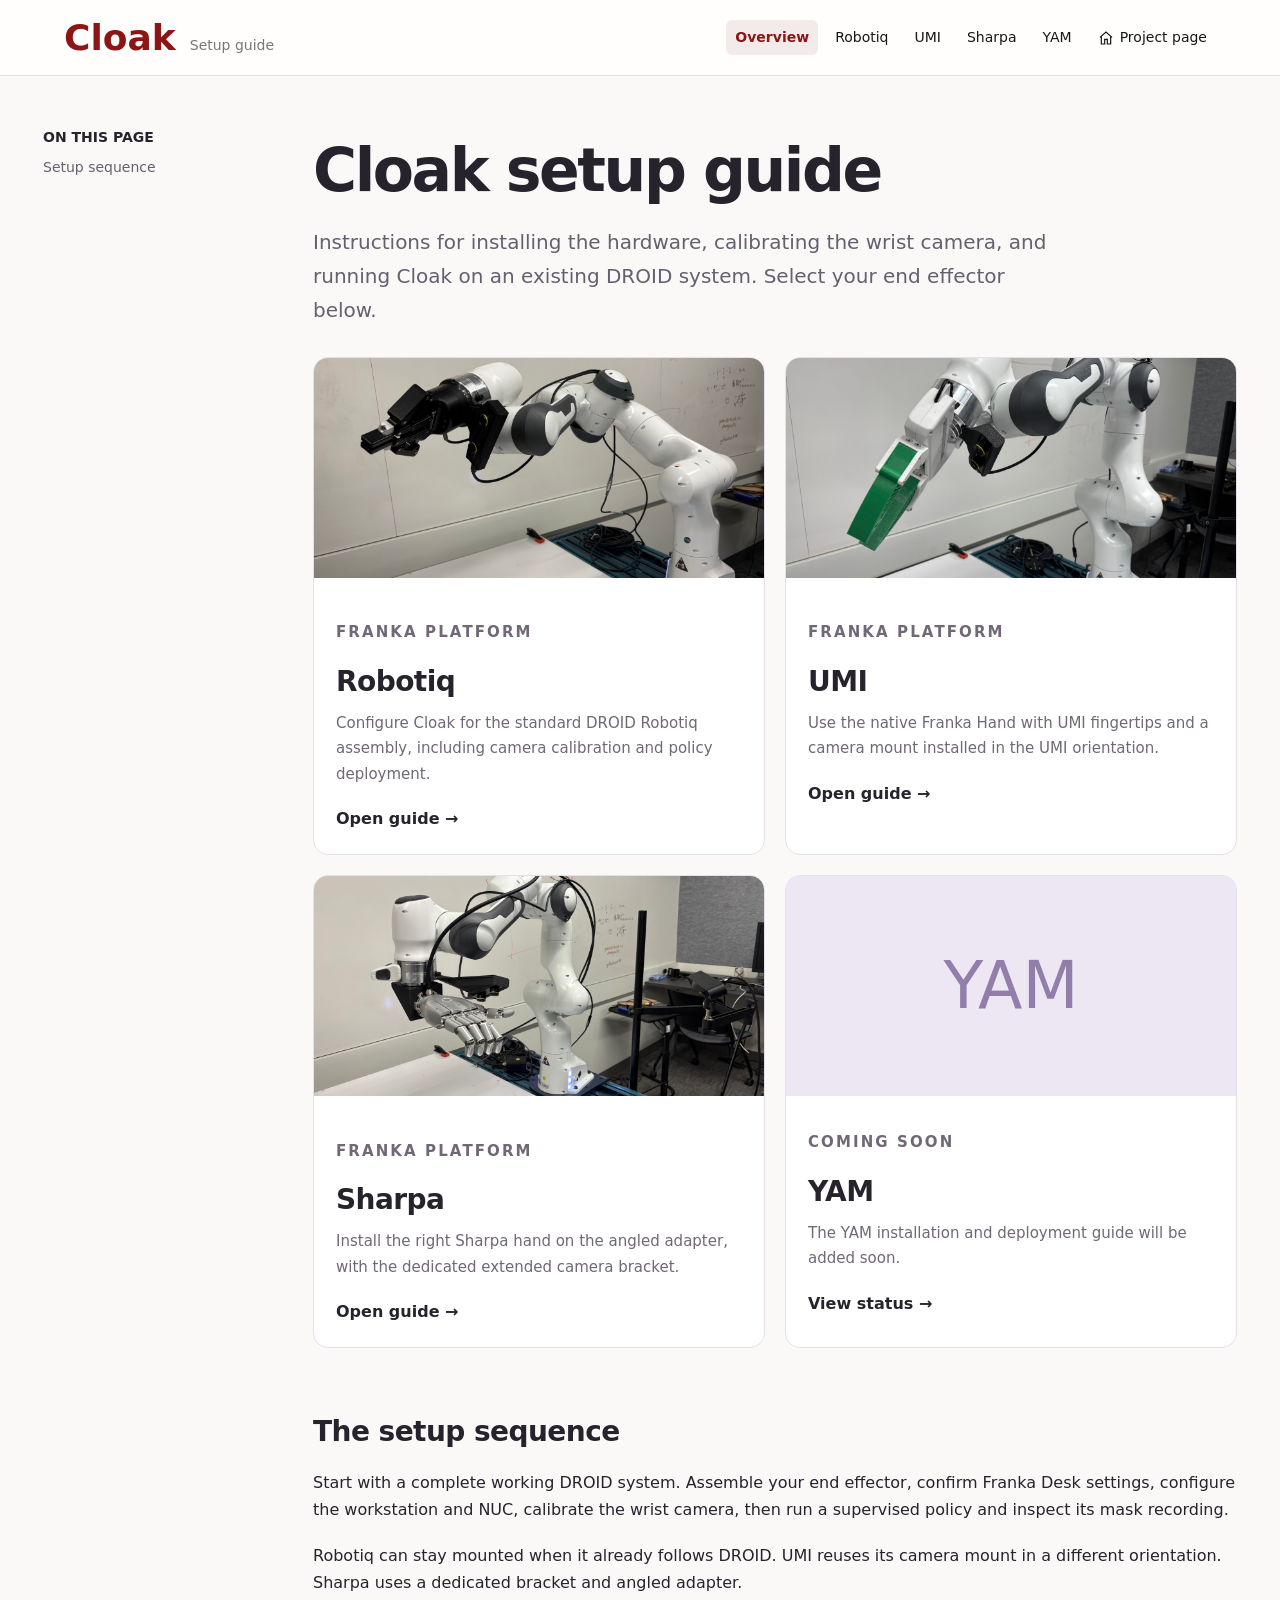
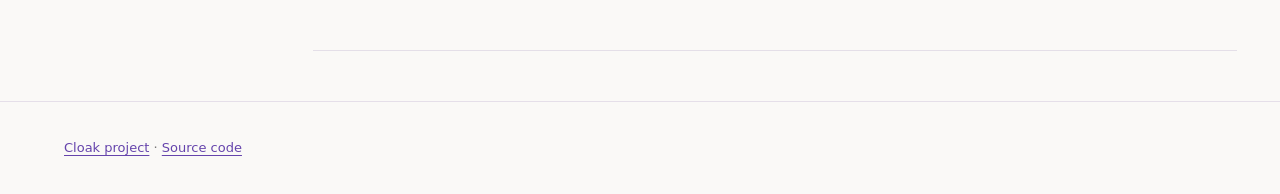
<file: docs/setup/index.html>
<!doctype html><html lang="en"><head><meta charset="utf-8"><meta name="viewport" content="width=device-width,initial-scale=1"><title>Set up Cloak | Cloak setup</title><meta name="description" content="Set up Cloak: assembly, configuration, silhouette calibration, policy deployment and mask recording."><link rel="stylesheet" href="guide.css"><script src="guide.js" defer></script></head><body><header><a class="brand" href="../index.html"><span class="cloak-name" aria-label="Cloak"><span aria-hidden="true">C</span><span aria-hidden="true">l</span><span aria-hidden="true">o</span><span aria-hidden="true">a</span><span aria-hidden="true">k</span></span><small>Setup guide</small></a><nav aria-label="Embodiments"><a href="index.html" aria-current="page">Overview</a><a href="robotiq.html">Robotiq</a><a href="umi.html">UMI</a><a href="sharpa.html">Sharpa</a><a href="yam.html">YAM</a><a class="home-link" href="../index.html"><svg viewBox="0 0 24 24" fill="none" stroke="currentColor" stroke-width="1.8" aria-hidden="true"><path d="M3 11 12 3l9 8M5 10v11h5v-7h4v7h5V10"/></svg>Project page</a></nav></header><div class="layout"><aside class="toc"><strong>ON THIS PAGE</strong><a href="#workflow">Setup sequence</a></aside><main><h1>Cloak setup guide</h1><p class="lead">Instructions for installing the hardware, calibrating the wrist camera, and running Cloak on an existing DROID system. Select your end effector below.</p><div class="cards"><a class="card" href="robotiq.html"><img src="images/view7570.jpg" alt="Robotiq setup on Franka"><div><p class="eyebrow">Franka platform</p><h2>Robotiq</h2><p>Configure Cloak for the standard DROID Robotiq assembly, including camera calibration and policy deployment.</p><strong>Open guide →</strong></div></a><a class="card" href="umi.html"><img src="images/view7575.jpg" alt="UMI setup on Franka"><div><p class="eyebrow">Franka platform</p><h2>UMI</h2><p>Use the native Franka Hand with UMI fingertips and a camera mount installed in the UMI orientation.</p><strong>Open guide →</strong></div></a><a class="card" href="sharpa.html"><img src="images/view7586.jpg" alt="Sharpa setup on Franka"><div><p class="eyebrow">Franka platform</p><h2>Sharpa</h2><p>Install the right Sharpa hand on the angled adapter, with the dedicated extended camera bracket.</p><strong>Open guide →</strong></div></a><a class="card" href="yam.html"><div class="soon">YAM</div><div><p class="eyebrow">Coming soon</p><h2>YAM</h2><p>The YAM installation and deployment guide will be added soon.</p><strong>View status →</strong></div></a></div><section id="workflow"><h2>The setup sequence</h2><p>Start with a complete working DROID system. Assemble your end effector, confirm Franka Desk settings, configure the workstation and NUC, calibrate the wrist camera, then run a supervised policy and inspect its mask recording.</p><p>Robotiq can stay mounted when it already follows DROID. UMI reuses its camera mount in a different orientation. Sharpa uses a dedicated bracket and angled adapter.</p></section></main></div><footer><a href="../index.html">Cloak project</a> · <a href="https://github.com/Stanford-TML/cloak">Source code</a></footer></body></html>
</file>
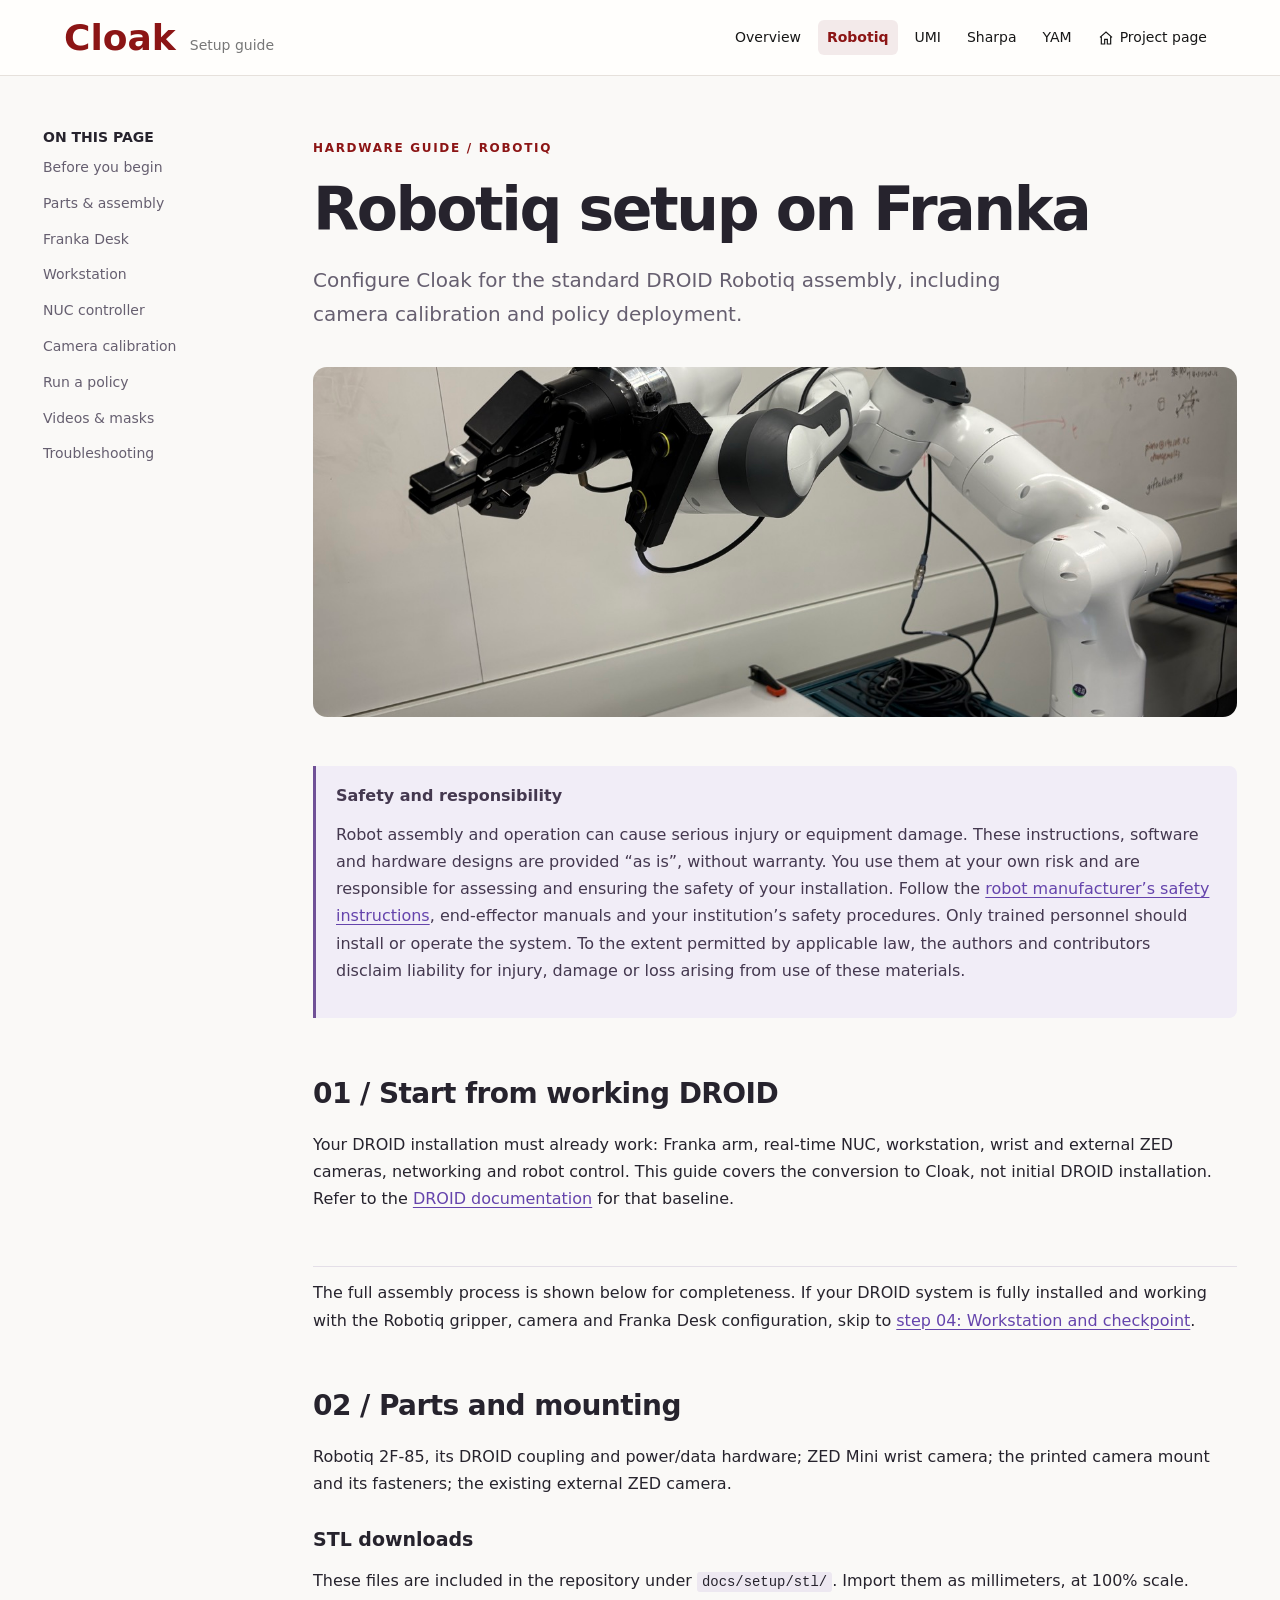
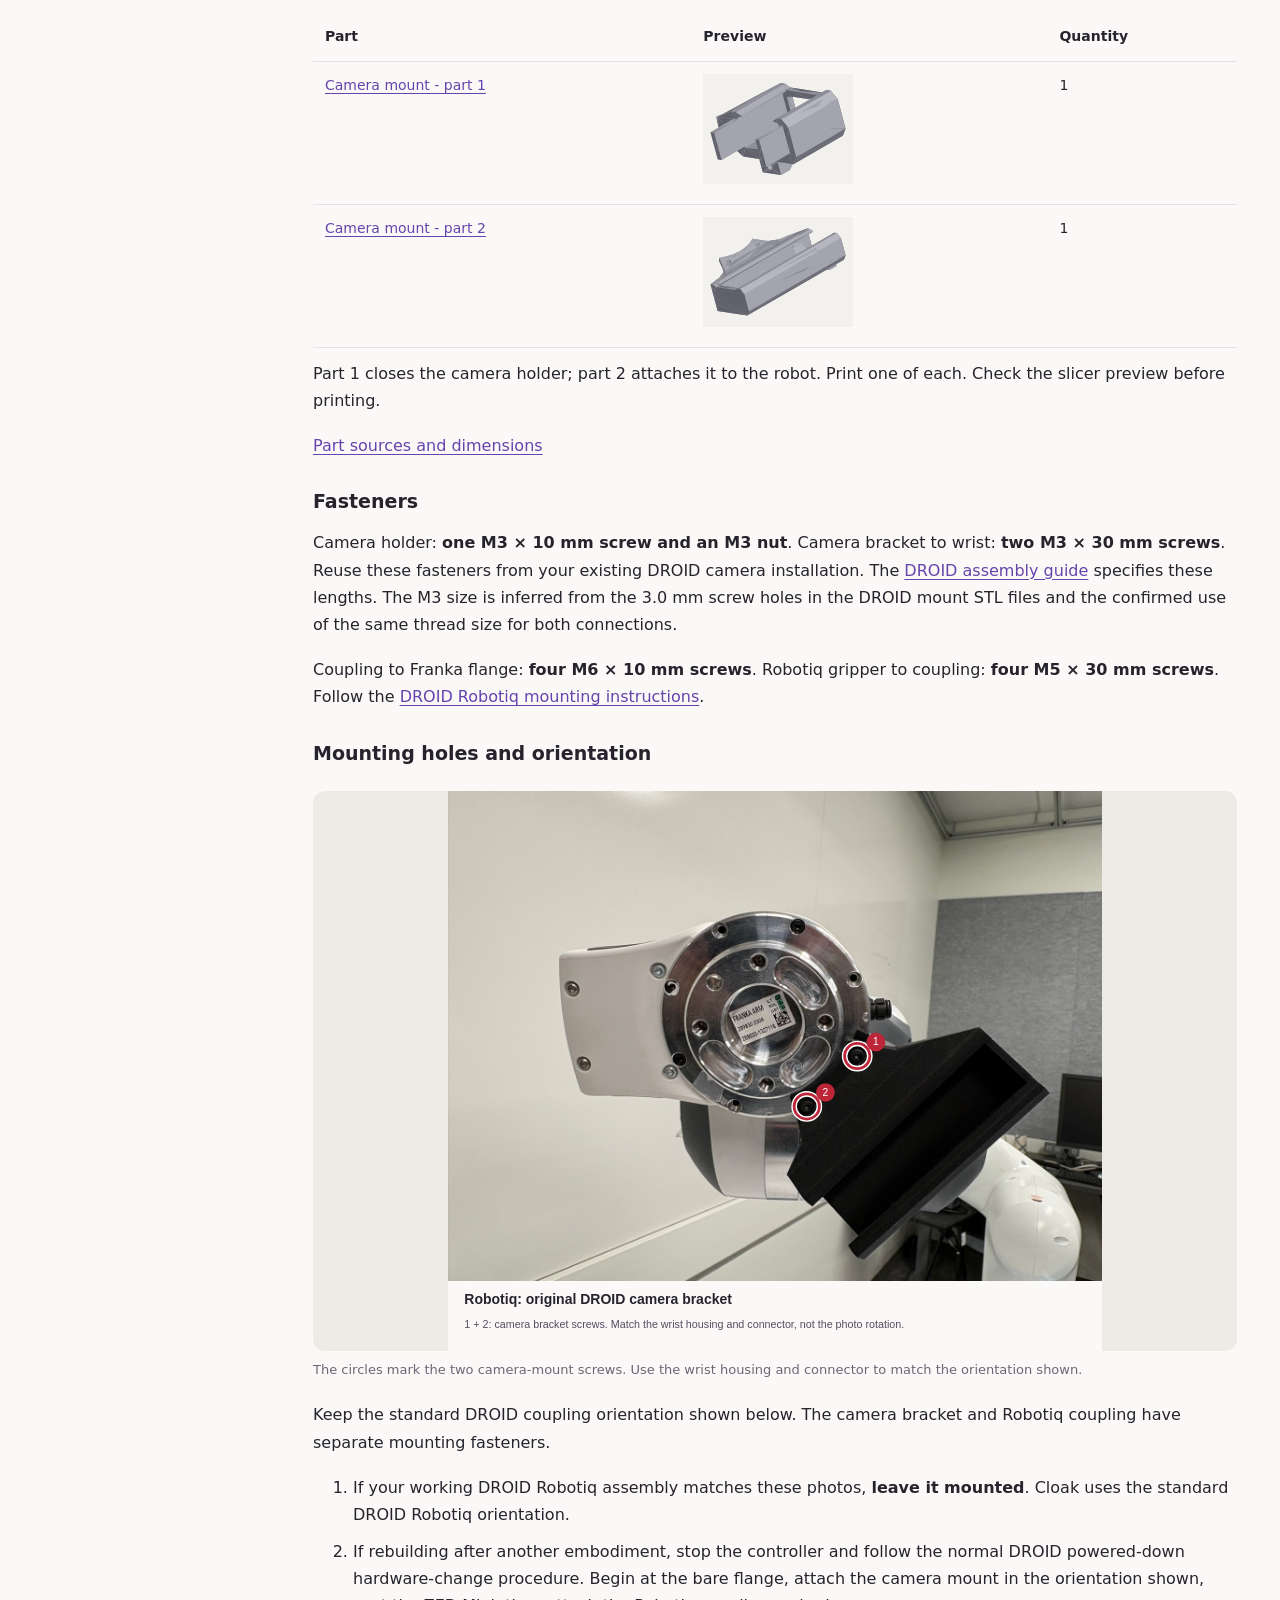
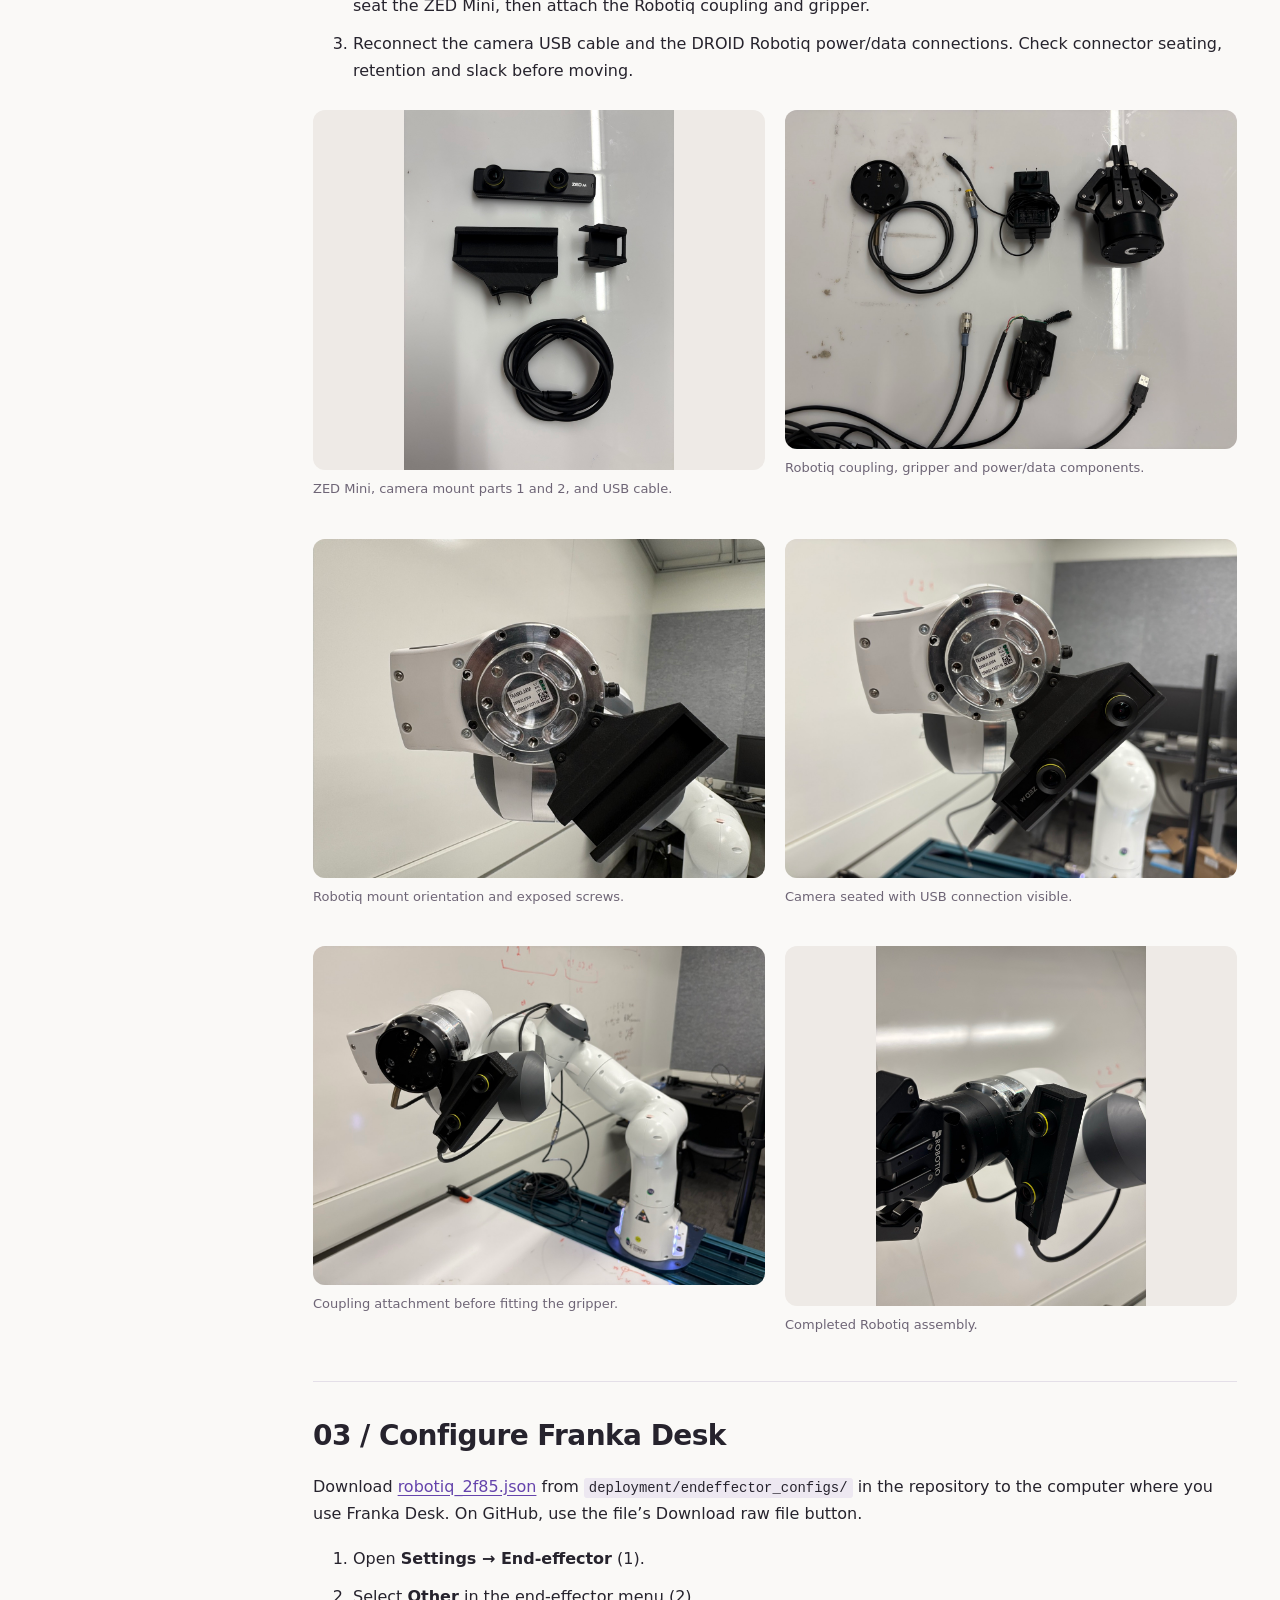
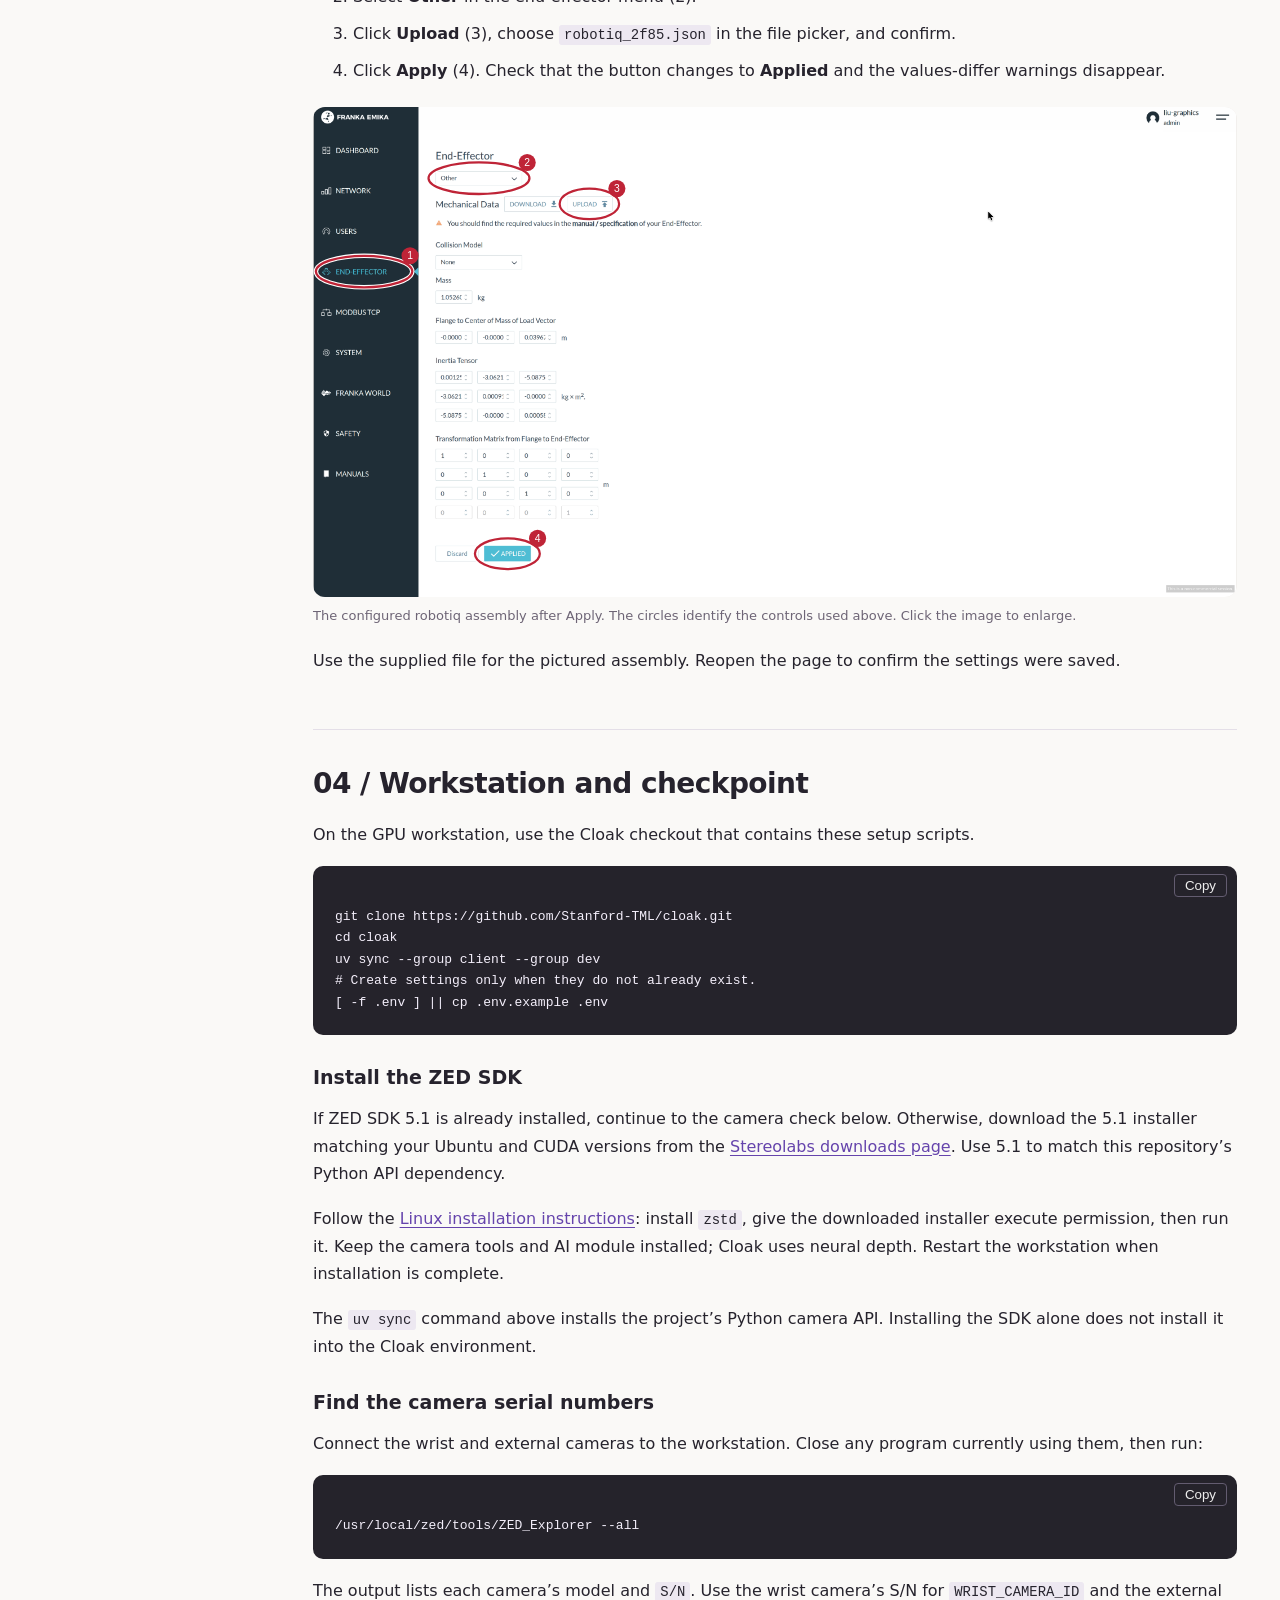
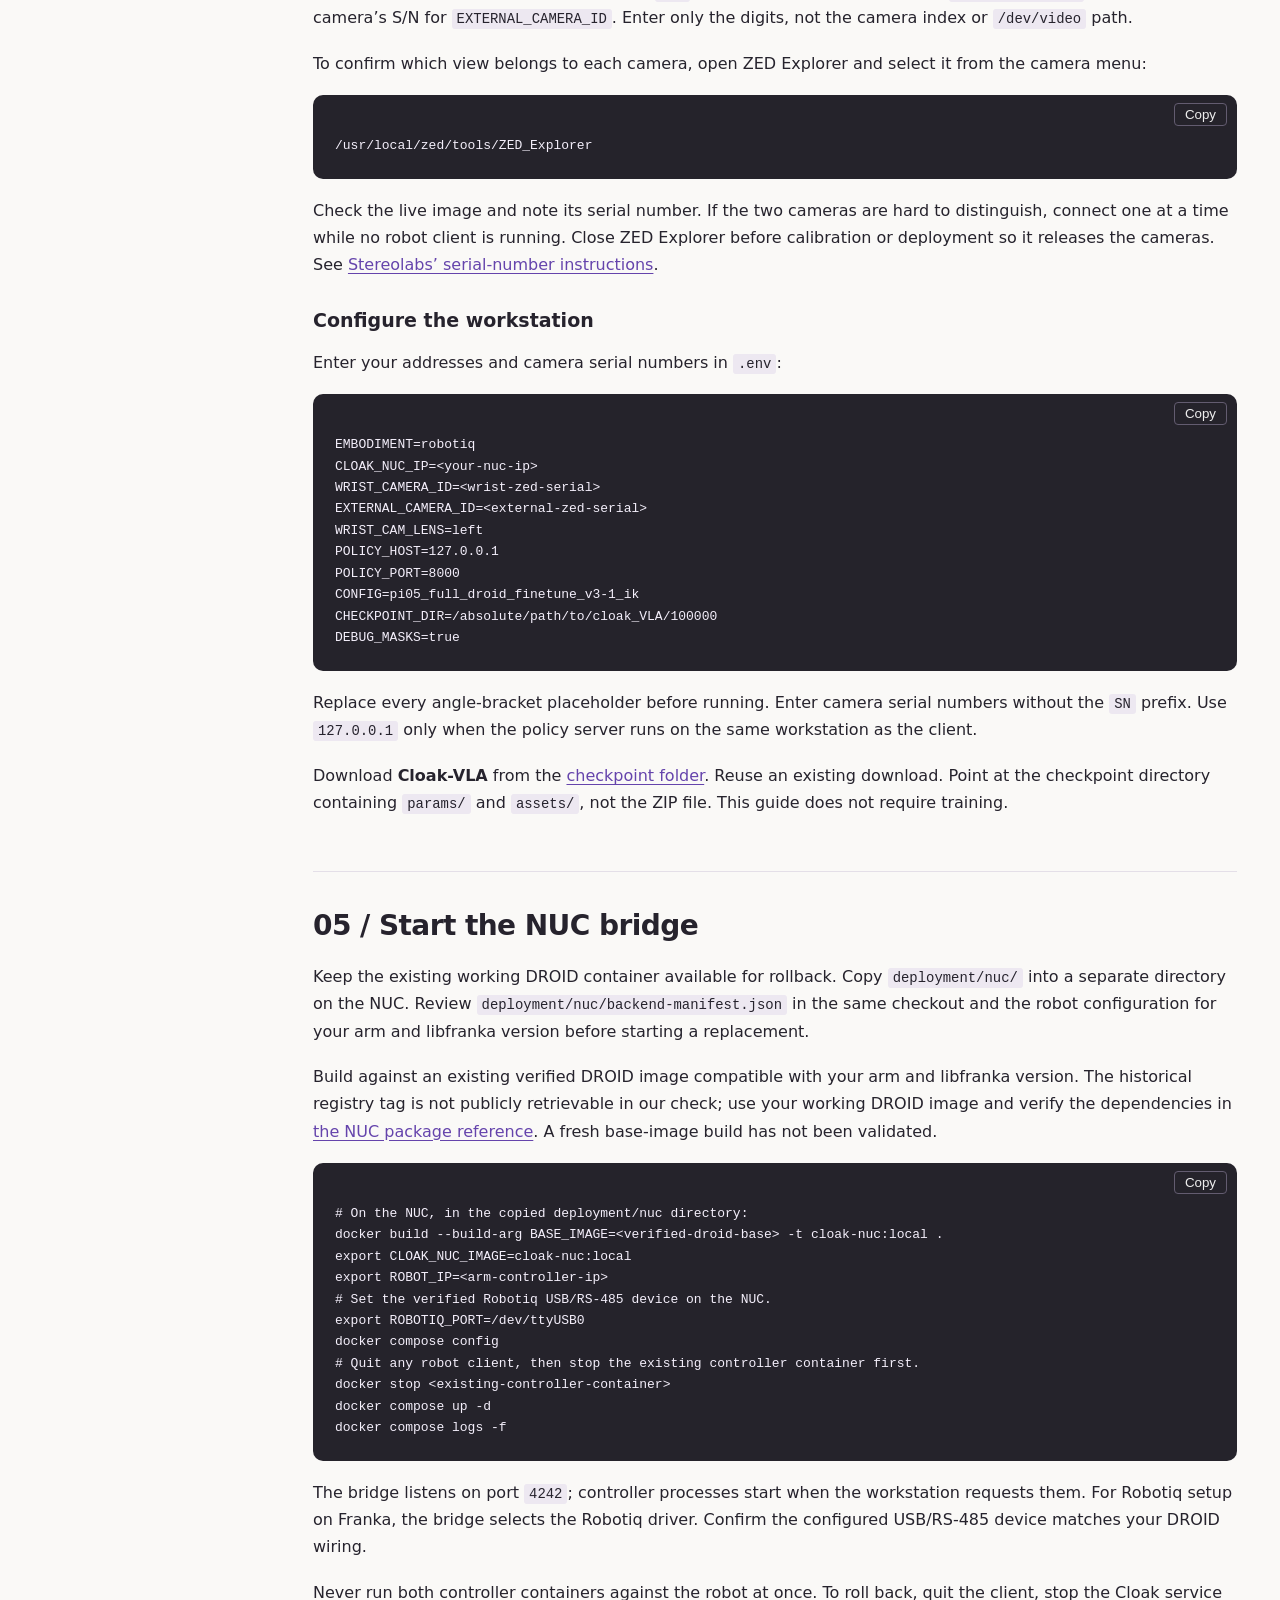
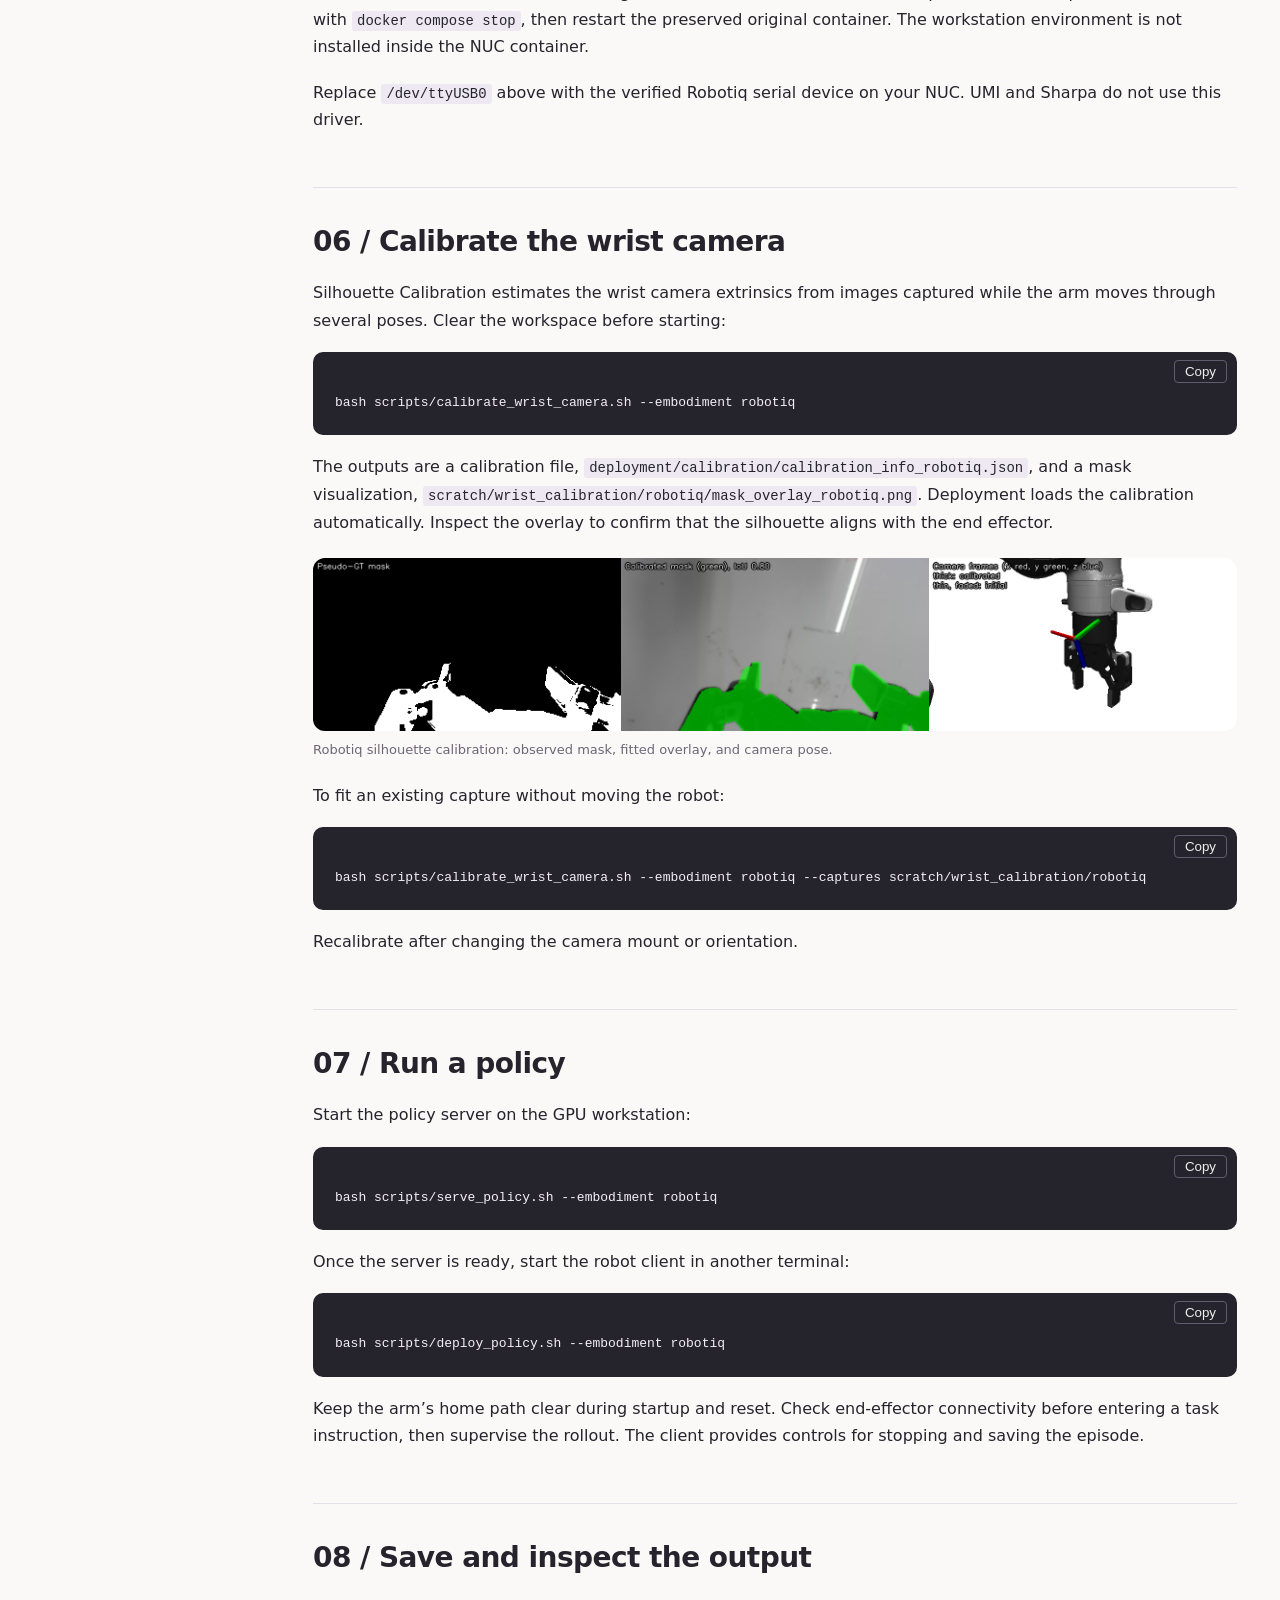
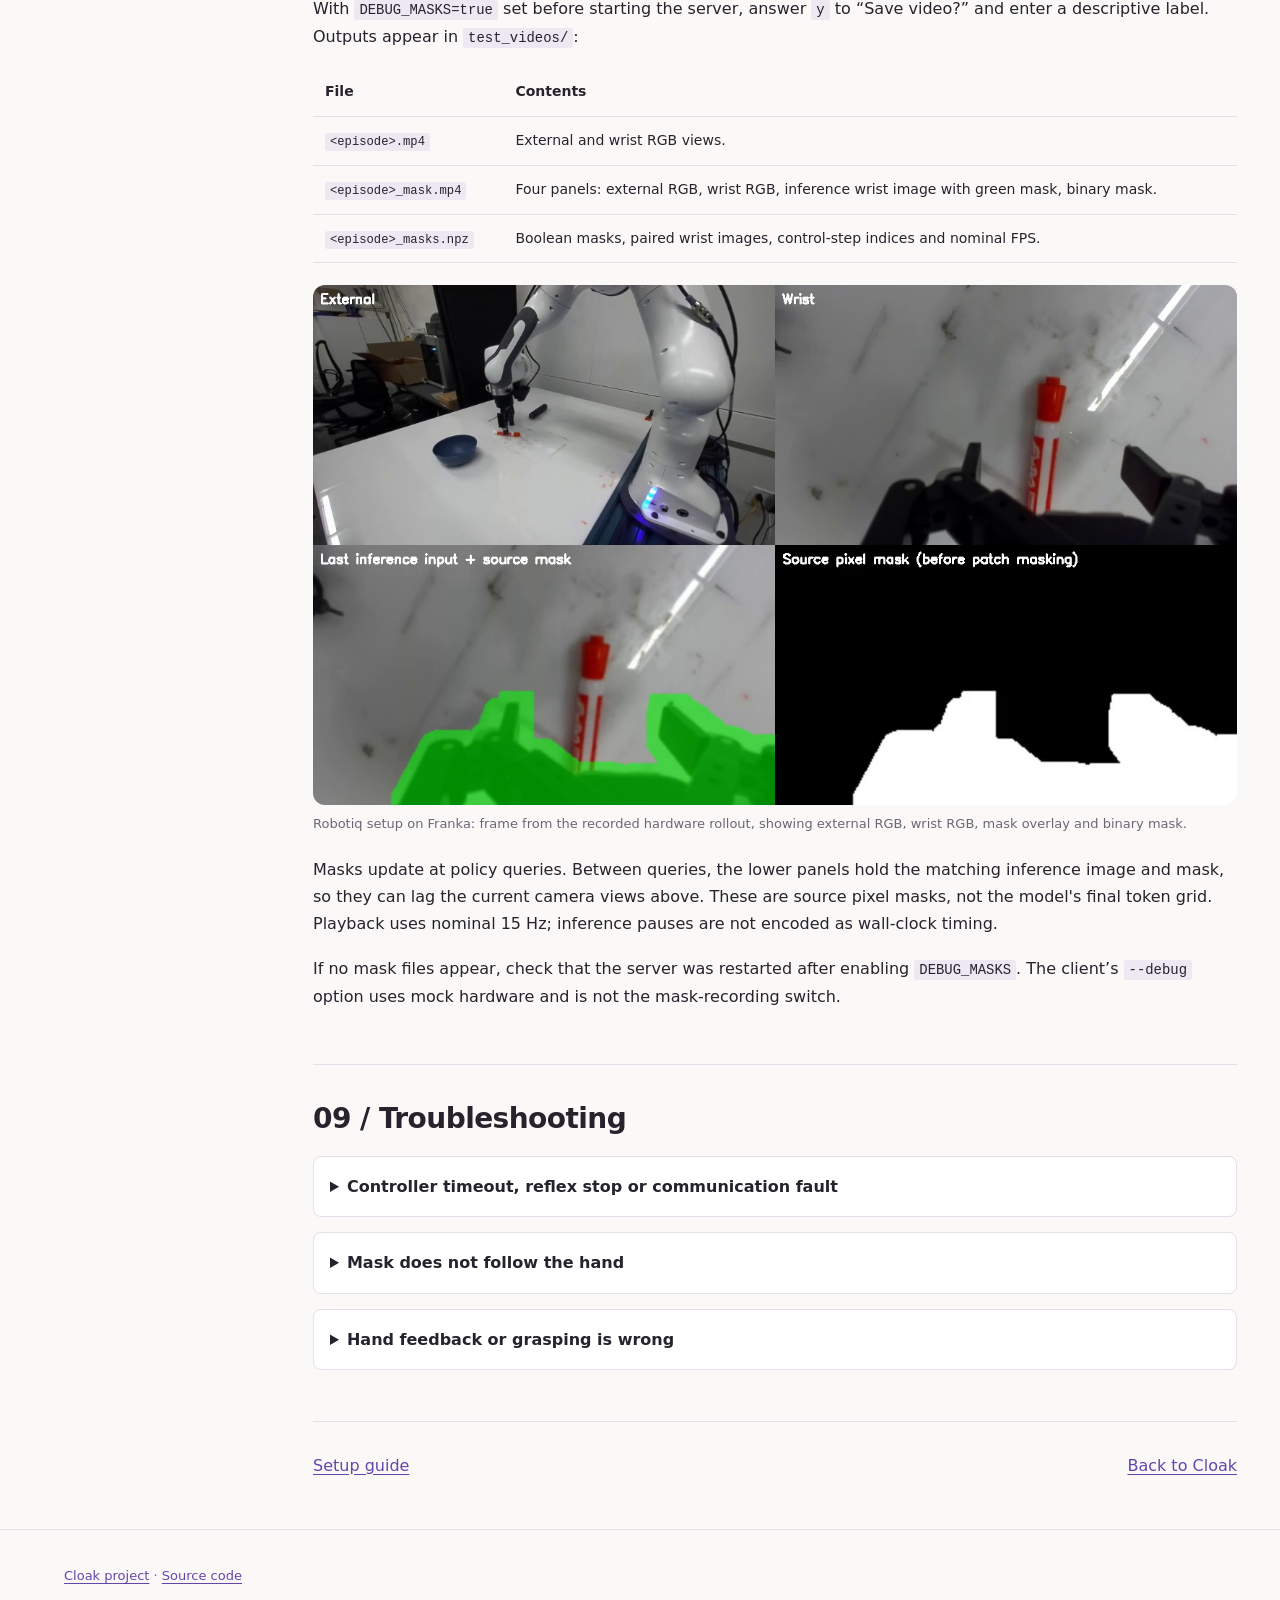
<file: docs/setup/robotiq.html>
<!doctype html><html lang="en"><head><meta charset="utf-8"><meta name="viewport" content="width=device-width,initial-scale=1"><title>Robotiq setup on Franka | Cloak setup</title><meta name="description" content="Robotiq setup on Franka: assembly, configuration, silhouette calibration, policy deployment and mask recording."><link rel="stylesheet" href="guide.css"><script src="guide.js" defer></script></head><body><header><a class="brand" href="../index.html"><span class="cloak-name" aria-label="Cloak"><span aria-hidden="true">C</span><span aria-hidden="true">l</span><span aria-hidden="true">o</span><span aria-hidden="true">a</span><span aria-hidden="true">k</span></span><small>Setup guide</small></a><nav aria-label="Embodiments"><a href="index.html">Overview</a><a href="robotiq.html" aria-current="page">Robotiq</a><a href="umi.html">UMI</a><a href="sharpa.html">Sharpa</a><a href="yam.html">YAM</a><a class="home-link" href="../index.html"><svg viewBox="0 0 24 24" fill="none" stroke="currentColor" stroke-width="1.8" aria-hidden="true"><path d="M3 11 12 3l9 8M5 10v11h5v-7h4v7h5V10"/></svg>Project page</a></nav></header><div class="layout"><aside class="toc"><strong>ON THIS PAGE</strong><a href="#before">Before you begin</a><a href="#parts">Parts & assembly</a><a href="#desk">Franka Desk</a><a href="#software">Workstation</a><a href="#nuc">NUC controller</a><a href="#calibrate">Camera calibration</a><a href="#run">Run a policy</a><a href="#record">Videos & masks</a><a href="#troubleshoot">Troubleshooting</a></aside><main><p class="eyebrow">Hardware guide / robotiq</p><h1>Robotiq setup on Franka</h1><p class="lead">Configure Cloak for the standard DROID Robotiq assembly, including camera calibration and policy deployment.</p><img class="hero-img" src="images/view7570.jpg" alt="Completed Robotiq setup on Franka assembly"><aside class="note"><strong>Safety and responsibility</strong><p>Robot assembly and operation can cause serious injury or equipment damage. These instructions, software and hardware designs are provided “as is”, without warranty. You use them at your own risk and are responsible for assessing and ensuring the safety of your installation. Follow the <a href="https://franka.de/documents">robot manufacturer’s safety instructions</a>, end-effector manuals and your institution’s safety procedures. Only trained personnel should install or operate the system. To the extent permitted by applicable law, the authors and contributors disclaim liability for injury, damage or loss arising from use of these materials.</p></aside><section id="before"><h2>01 / Start from working DROID</h2><p>Your DROID installation must already work: Franka arm, real-time NUC, workstation, wrist and external ZED cameras, networking and robot control. This guide covers the conversion to Cloak, not initial DROID installation. Refer to the <a href="https://droid-dataset.github.io/droid/">DROID documentation</a> for that baseline.</p></section><p>The full assembly process is shown below for completeness. If your DROID system is fully installed and working with the Robotiq gripper, camera and Franka Desk configuration, skip to <a href="#software">step 04: Workstation and checkpoint</a>.</p><section id="parts"><h2>02 / Parts and mounting</h2><p>Robotiq 2F-85, its DROID coupling and power/data hardware; ZED Mini wrist camera; the printed camera mount and its fasteners; the existing external ZED camera.</p><h3>STL downloads</h3><p>These files are included in the repository under <code>docs/setup/stl/</code>. Import them as millimeters, at 100% scale.</p><table><tr><th>Part</th><th>Preview</th><th>Quantity</th></tr><tr><td><a download href="stl/droid_camera_closing_part.stl">Camera mount - part 1</a></td><td><img width="150" height="110" src="images/droid_camera_closing_part.svg" alt="Mesh preview of Camera mount - part 1"></td><td>1</td></tr><tr><td><a download href="stl/droid_camera_mount.stl">Camera mount - part 2</a></td><td><img width="150" height="110" src="images/droid_camera_mount.svg" alt="Mesh preview of Camera mount - part 2"></td><td>1</td></tr></table><p>Part 1 closes the camera holder; part 2 attaches it to the robot. Print one of each. Check the slicer preview before printing.</p><p><a href="stl/README.md">Part sources and dimensions</a></p><h3>Fasteners</h3><p>Camera holder: <strong>one M3 × 10 mm screw and an M3 nut</strong>. Camera bracket to wrist: <strong>two M3 × 30 mm screws</strong>. Reuse these fasteners from your existing DROID camera installation. The <a href="https://droid-dataset.github.io/droid/hardware-setup/assembly.html#mounting-hand-camera-on-robot">DROID assembly guide</a> specifies these lengths. The M3 size is inferred from the 3.0 mm screw holes in the DROID mount STL files and the confirmed use of the same thread size for both connections.</p><p>Coupling to Franka flange: <strong>four M6 × 10 mm screws</strong>. Robotiq gripper to coupling: <strong>four M5 × 30 mm screws</strong>. Follow the <a href="https://droid-dataset.github.io/droid/hardware-setup/assembly.html#mount-procedure">DROID Robotiq mounting instructions</a>.</p><h3>Mounting holes and orientation</h3><figure><a href="images/robotiq-holes.svg"><img src="images/robotiq-holes.svg" alt="robotiq camera bracket mounting screws marked 1 and 2"></a><figcaption>The circles mark the two camera-mount screws. Use the wrist housing and connector to match the orientation shown.</figcaption></figure><p>Keep the standard DROID coupling orientation shown below. The camera bracket and Robotiq coupling have separate mounting fasteners.</p><ol class="step-list"><li>If your working DROID Robotiq assembly matches these photos, <strong>leave it mounted</strong>. Cloak uses the standard DROID Robotiq orientation.</li><li>If rebuilding after another embodiment, stop the controller and follow the normal DROID powered-down hardware-change procedure. Begin at the bare flange, attach the camera mount in the orientation shown, seat the ZED Mini, then attach the Robotiq coupling and gripper.</li><li>Reconnect the camera USB cable and the DROID Robotiq power/data connections. Check connector seating, retention and slack before moving.</li></ol><div class="gallery"><figure><a href="images/view7556.jpg" target="_blank"><img loading="lazy" src="images/view7556.jpg" alt="ZED Mini, camera mount parts 1 and 2, and USB cable."></a><figcaption>ZED Mini, camera mount parts 1 and 2, and USB cable.</figcaption></figure><figure><a href="images/view7557.jpg" target="_blank"><img loading="lazy" src="images/view7557.jpg" alt="Robotiq coupling, gripper and power/data components."></a><figcaption>Robotiq coupling, gripper and power/data components.</figcaption></figure><figure><a href="images/view7565.jpg" target="_blank"><img loading="lazy" src="images/view7565.jpg" alt="Robotiq mount orientation and exposed screws."></a><figcaption>Robotiq mount orientation and exposed screws.</figcaption></figure><figure><a href="images/view7566.jpg" target="_blank"><img loading="lazy" src="images/view7566.jpg" alt="Camera seated with USB connection visible."></a><figcaption>Camera seated with USB connection visible.</figcaption></figure><figure><a href="images/view7568.jpg" target="_blank"><img loading="lazy" src="images/view7568.jpg" alt="Coupling attachment before fitting the gripper."></a><figcaption>Coupling attachment before fitting the gripper.</figcaption></figure><figure><a href="images/view7569.jpg" target="_blank"><img loading="lazy" src="images/view7569.jpg" alt="Completed Robotiq assembly."></a><figcaption>Completed Robotiq assembly.</figcaption></figure></div></section><section id="desk"><h2>03 / Configure Franka Desk</h2><p>Download <a href="https://github.com/Stanford-TML/cloak/blob/main/deployment/endeffector_configs/robotiq_2f85.json">robotiq_2f85.json</a> from <code>deployment/endeffector_configs/</code> in the repository to the computer where you use Franka Desk. On GitHub, use the file’s Download raw file button.</p><ol class="step-list"><li>Open <strong>Settings → End-effector</strong> (1).</li><li>Select <strong>Other</strong> in the end-effector menu (2).</li><li>Click <strong>Upload</strong> (3), choose <code>robotiq_2f85.json</code> in the file picker, and confirm.</li><li>Click <strong>Apply</strong> (4). Check that the button changes to <strong>Applied</strong> and the values-differ warnings disappear.</li></ol><figure><a href="images/robotiq-desk.svg"><img src="images/robotiq-desk.svg" alt="Franka Desk: End-effector, Other, Upload and Apply circled"></a><figcaption>The configured robotiq assembly after Apply. The circles identify the controls used above. Click the image to enlarge.</figcaption></figure><p>Use the supplied file for the pictured assembly. Reopen the page to confirm the settings were saved.</p></section><section id="software"><h2>04 / Workstation and checkpoint</h2><p>On the GPU workstation, use the Cloak checkout that contains these setup scripts.</p><div class="code"><button class="copy" aria-label="Copy command">Copy</button><pre><code>git clone https://github.com/Stanford-TML/cloak.git
cd cloak
uv sync --group client --group dev
# Create settings only when they do not already exist.
[ -f .env ] || cp .env.example .env</code></pre></div><p></p><h3>Install the ZED SDK</h3><p>If ZED SDK 5.1 is already installed, continue to the camera check below. Otherwise, download the 5.1 installer matching your Ubuntu and CUDA versions from the <a href="https://www.stereolabs.com/developers/release">Stereolabs downloads page</a>. Use 5.1 to match this repository’s Python API dependency.</p><p>Follow the <a href="https://docs.stereolabs.com/docs/development/zed-sdk/linux">Linux installation instructions</a>: install <code>zstd</code>, give the downloaded installer execute permission, then run it. Keep the camera tools and AI module installed; Cloak uses neural depth. Restart the workstation when installation is complete.</p><p>The <code>uv sync</code> command above installs the project’s Python camera API. Installing the SDK alone does not install it into the Cloak environment.</p><h3>Find the camera serial numbers</h3><p>Connect the wrist and external cameras to the workstation. Close any program currently using them, then run:</p><div class="code"><button class="copy" aria-label="Copy command">Copy</button><pre><code>/usr/local/zed/tools/ZED_Explorer --all</code></pre></div><p>The output lists each camera’s model and <code>S/N</code>. Use the wrist camera’s S/N for <code>WRIST_CAMERA_ID</code> and the external camera’s S/N for <code>EXTERNAL_CAMERA_ID</code>. Enter only the digits, not the camera index or <code>/dev/video</code> path.</p><p>To confirm which view belongs to each camera, open ZED Explorer and select it from the camera menu:</p><div class="code"><button class="copy" aria-label="Copy command">Copy</button><pre><code>/usr/local/zed/tools/ZED_Explorer</code></pre></div><p>Check the live image and note its serial number. If the two cameras are hard to distinguish, connect one at a time while no robot client is running. Close ZED Explorer before calibration or deployment so it releases the cameras. See <a href="https://support.stereolabs.com/articles/8431598864-how-can-i-get-the-serial-number-of-my-camera">Stereolabs’ serial-number instructions</a>.</p><h3>Configure the workstation</h3><p>Enter your addresses and camera serial numbers in <code>.env</code>:</p><div class="code"><button class="copy" aria-label="Copy command">Copy</button><pre><code>EMBODIMENT=robotiq
CLOAK_NUC_IP=&lt;your-nuc-ip&gt;
WRIST_CAMERA_ID=&lt;wrist-zed-serial&gt;
EXTERNAL_CAMERA_ID=&lt;external-zed-serial&gt;
WRIST_CAM_LENS=left
POLICY_HOST=127.0.0.1
POLICY_PORT=8000
CONFIG=pi05_full_droid_finetune_v3-1_ik
CHECKPOINT_DIR=/absolute/path/to/cloak_VLA/100000
DEBUG_MASKS=true</code></pre></div><p>Replace every angle-bracket placeholder before running. Enter camera serial numbers without the <code>SN</code> prefix. Use <code>127.0.0.1</code> only when the policy server runs on the same workstation as the client.</p><p>Download <strong>Cloak-VLA</strong> from the <a href="https://drive.google.com/drive/folders/1DWXAGzNjsc-iyNWnbEMEgyhw4JkP-a7f?usp=drive_link">checkpoint folder</a>. Reuse an existing download. Point at the checkpoint directory containing <code>params/</code> and <code>assets/</code>, not the ZIP file. This guide does not require training.</p></section><section id="nuc"><h2>05 / Start the NUC bridge</h2><p>Keep the existing working DROID container available for rollback. Copy <code>deployment/nuc/</code> into a separate directory on the NUC. Review <code>deployment/nuc/backend-manifest.json</code> in the same checkout and the robot configuration for your arm and libfranka version before starting a replacement.</p><p>Build against an existing verified DROID image compatible with your arm and libfranka version. The historical registry tag is not publicly retrievable in our check; use your working DROID image and verify the dependencies in <a href="https://github.com/Stanford-TML/cloak/blob/main/deployment/nuc/README.md">the NUC package reference</a>. A fresh base-image build has not been validated.</p><div class="code"><button class="copy" aria-label="Copy command">Copy</button><pre><code># On the NUC, in the copied deployment/nuc directory:
docker build --build-arg BASE_IMAGE=&lt;verified-droid-base&gt; -t cloak-nuc:local .
export CLOAK_NUC_IMAGE=cloak-nuc:local
export ROBOT_IP=&lt;arm-controller-ip&gt;
# Set the verified Robotiq USB/RS-485 device on the NUC.
export ROBOTIQ_PORT=/dev/ttyUSB0
docker compose config
# Quit any robot client, then stop the existing controller container first.
docker stop &lt;existing-controller-container&gt;
docker compose up -d
docker compose logs -f</code></pre></div><p>The bridge listens on port <code>4242</code>; controller processes start when the workstation requests them. For Robotiq setup on Franka, the bridge selects the Robotiq driver. Confirm the configured USB/RS-485 device matches your DROID wiring.</p><p>Never run both controller containers against the robot at once. To roll back, quit the client, stop the Cloak service with <code>docker compose stop</code>, then restart the preserved original container. The workstation environment is not installed inside the NUC container.</p><p>Replace <code>/dev/ttyUSB0</code> above with the verified Robotiq serial device on your NUC. UMI and Sharpa do not use this driver.</p></section><section id="calibrate"><h2>06 / Calibrate the wrist camera</h2><p>Silhouette Calibration estimates the wrist camera extrinsics from images captured while the arm moves through several poses. Clear the workspace before starting:</p><div class="code"><button class="copy" aria-label="Copy command">Copy</button><pre><code>bash scripts/calibrate_wrist_camera.sh --embodiment robotiq</code></pre></div><p>The outputs are a calibration file, <code>deployment/calibration/calibration_info_robotiq.json</code>, and a mask visualization, <code>scratch/wrist_calibration/robotiq/mask_overlay_robotiq.png</code>. Deployment loads the calibration automatically. Inspect the overlay to confirm that the silhouette aligns with the end effector.</p><figure><a href="images/robotiq-calibration.png" target="_blank"><img loading="lazy" src="images/robotiq-calibration.png" alt="Robotiq silhouette calibration: observed mask, fitted overlay, and camera pose."></a><figcaption>Robotiq silhouette calibration: observed mask, fitted overlay, and camera pose.</figcaption></figure><p>To fit an existing capture without moving the robot:</p><div class="code"><button class="copy" aria-label="Copy command">Copy</button><pre><code>bash scripts/calibrate_wrist_camera.sh --embodiment robotiq --captures scratch/wrist_calibration/robotiq</code></pre></div><p>Recalibrate after changing the camera mount or orientation.</p></section><section id="run"><h2>07 / Run a policy</h2><p>Start the policy server on the GPU workstation:</p><div class="code"><button class="copy" aria-label="Copy command">Copy</button><pre><code>bash scripts/serve_policy.sh --embodiment robotiq</code></pre></div><p>Once the server is ready, start the robot client in another terminal:</p><div class="code"><button class="copy" aria-label="Copy command">Copy</button><pre><code>bash scripts/deploy_policy.sh --embodiment robotiq</code></pre></div><p>Keep the arm’s home path clear during startup and reset. Check end-effector connectivity before entering a task instruction, then supervise the rollout. The client provides controls for stopping and saving the episode.</p></section><section id="record"><h2>08 / Save and inspect the output</h2><p>With <code>DEBUG_MASKS=true</code> set before starting the server, answer <code>y</code> to “Save video?” and enter a descriptive label. Outputs appear in <code>test_videos/</code>:</p><table><thead><tr><th>File</th><th>Contents</th></tr></thead><tbody><tr><td><code>&lt;episode&gt;.mp4</code></td><td>External and wrist RGB views.</td></tr><tr><td><code>&lt;episode&gt;_mask.mp4</code></td><td>Four panels: external RGB, wrist RGB, inference wrist image with green mask, binary mask.</td></tr><tr><td><code>&lt;episode&gt;_masks.npz</code></td><td>Boolean masks, paired wrist images, control-step indices and nominal FPS.</td></tr></tbody></table><figure><a href="images/robotiq-mask-rollout.jpg" target="_blank"><img loading="lazy" src="images/robotiq-mask-rollout.jpg" alt="Robotiq setup on Franka: frame from the recorded hardware rollout, showing external RGB, wrist RGB, mask overlay and binary mask."></a><figcaption>Robotiq setup on Franka: frame from the recorded hardware rollout, showing external RGB, wrist RGB, mask overlay and binary mask.</figcaption></figure><p>Masks update at policy queries. Between queries, the lower panels hold the matching inference image and mask, so they can lag the current camera views above. These are source pixel masks, not the model's final token grid. Playback uses nominal 15 Hz; inference pauses are not encoded as wall-clock timing.</p><p>If no mask files appear, check that the server was restarted after enabling <code>DEBUG_MASKS</code>. The client’s <code>--debug</code> option uses mock hardware and is not the mask-recording switch.</p></section><section id="troubleshoot"><h2>09 / Troubleshooting</h2><details><summary>Controller timeout, reflex stop or communication fault</summary><p>Stop the run and inspect the NUC logs before retrying. Check that only one bridge is running, that the robot is ready for external control, and that the real-time network/backend is compatible. Do not treat automatic error recovery as proof that the underlying fault is resolved.</p></details><details><summary>Mask does not follow the hand</summary><p>Check embodiment, camera serial, lens and mount orientation. Rerun silhouette calibration after any mounting change. Inspect several poses before trusting the result.</p></details><details><summary>Hand feedback or grasping is wrong</summary><p>At the deployment instruction prompt, with the empty hand clear, type <code>g</code> and press Enter to check hand connectivity and motion. It commands the hand to close and reopen. Confirm both movements before entering a task. If it does not respond, check power, connectors and the hand driver. Confirm Robotiq activation, power and USB/RS-485 device selection on the NUC. Check measured opening as well as physical finger motion.</p></details></section><div class="next"><a href="index.html">Setup guide</a><a href="../index.html">Back to Cloak</a></div></main></div><footer><a href="../index.html">Cloak project</a> · <a href="https://github.com/Stanford-TML/cloak">Source code</a></footer></body></html>
</file>
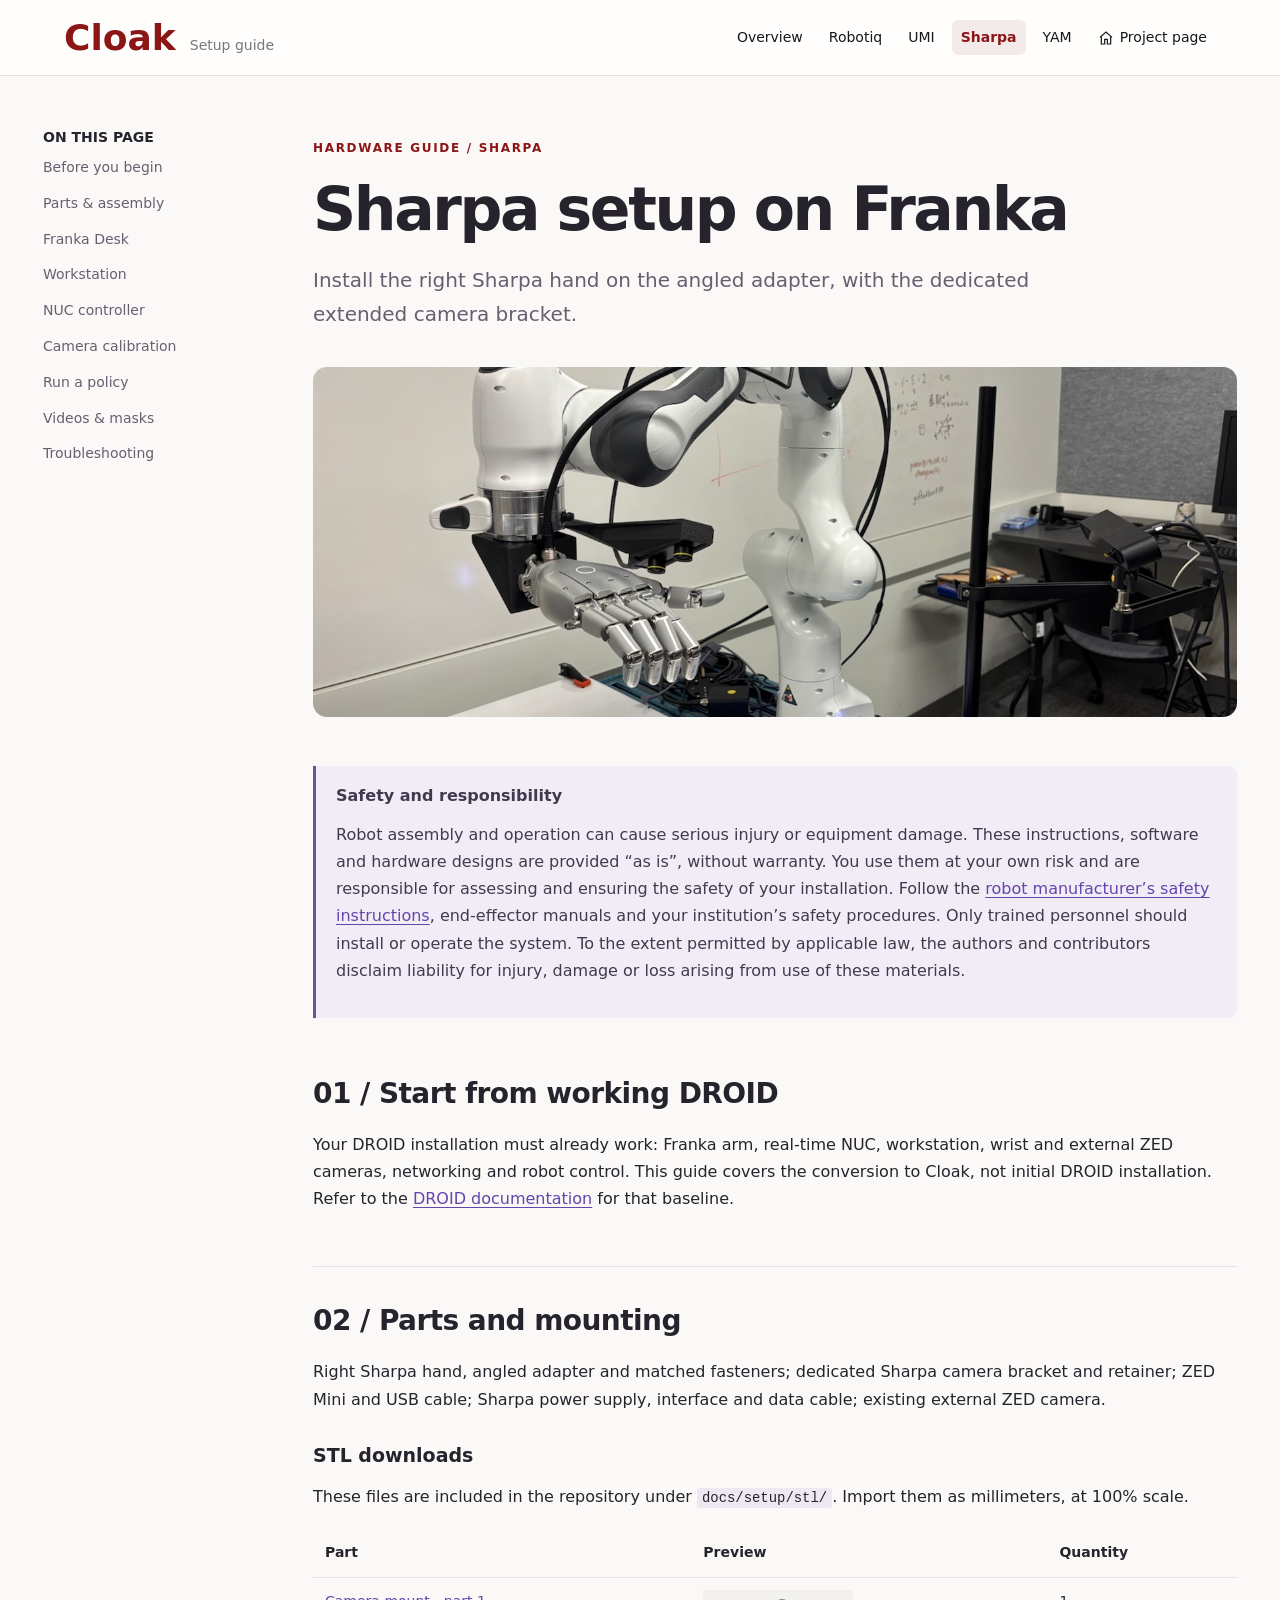
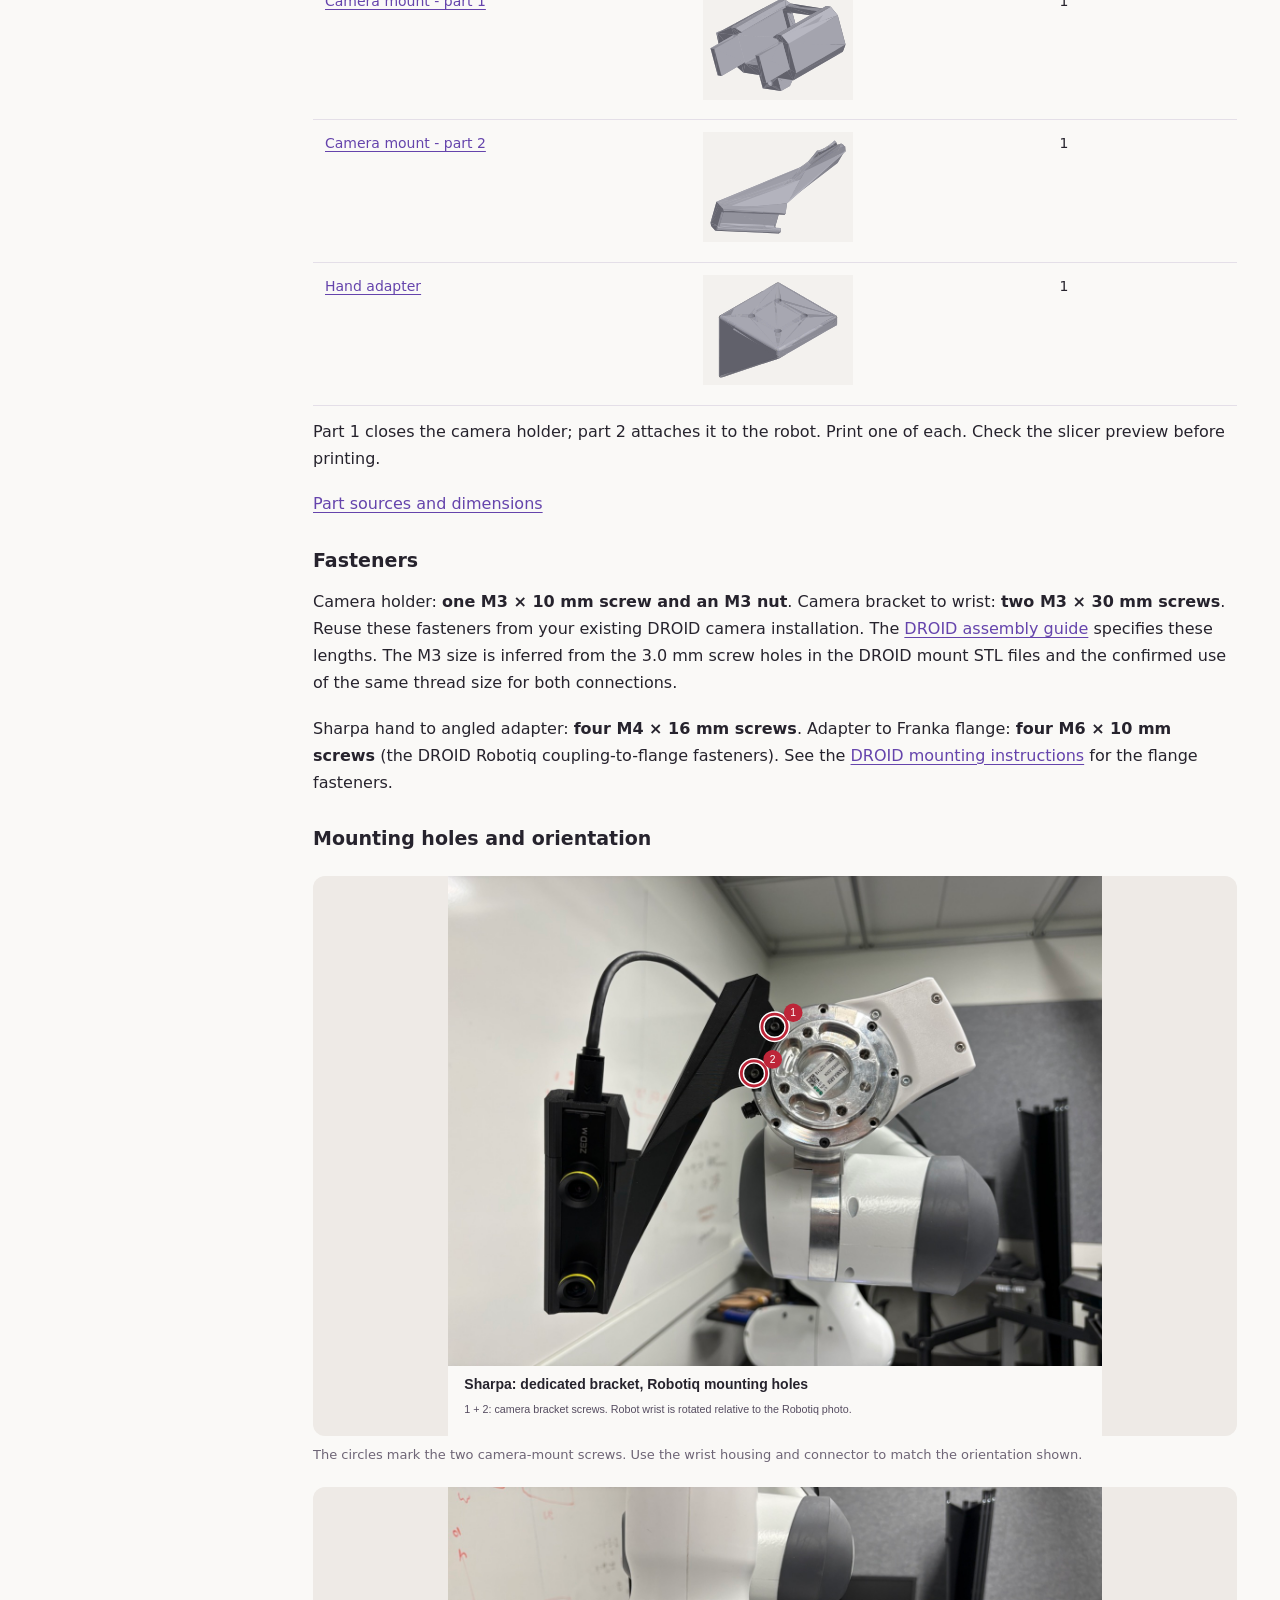
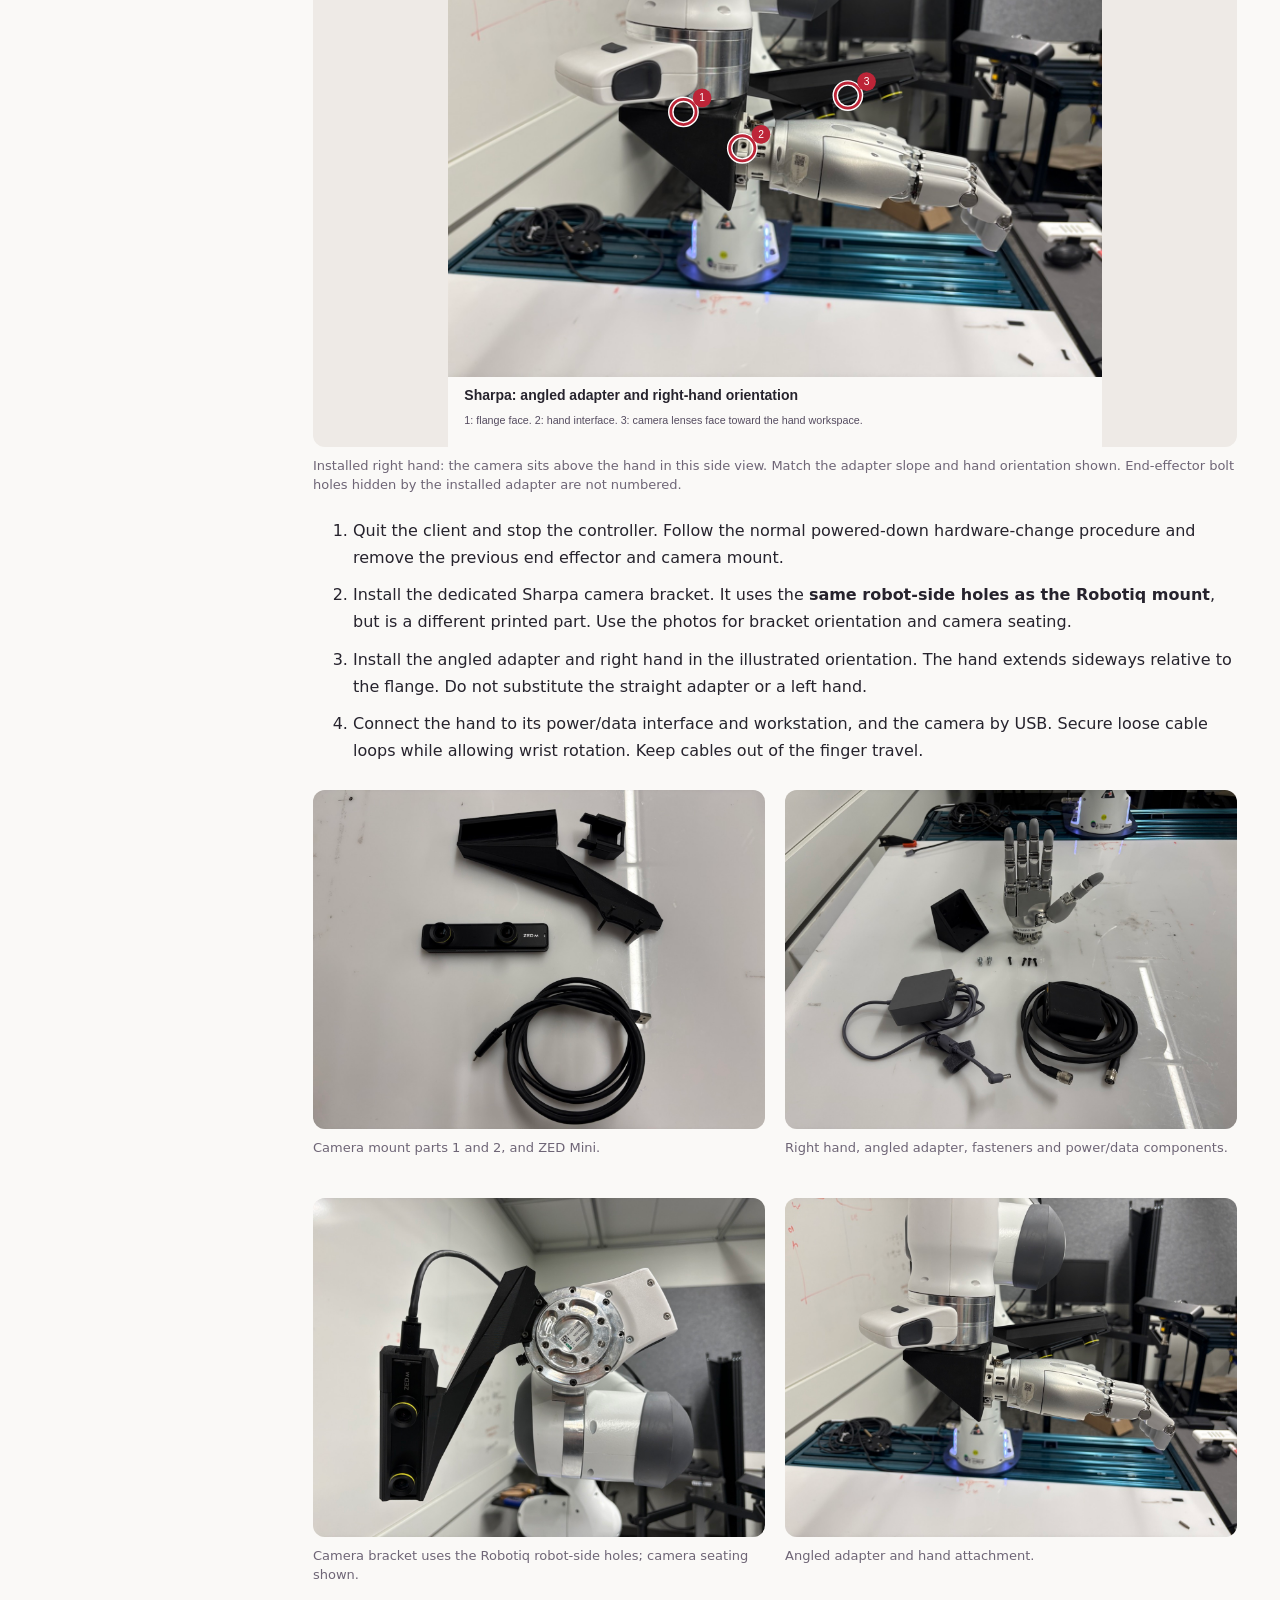
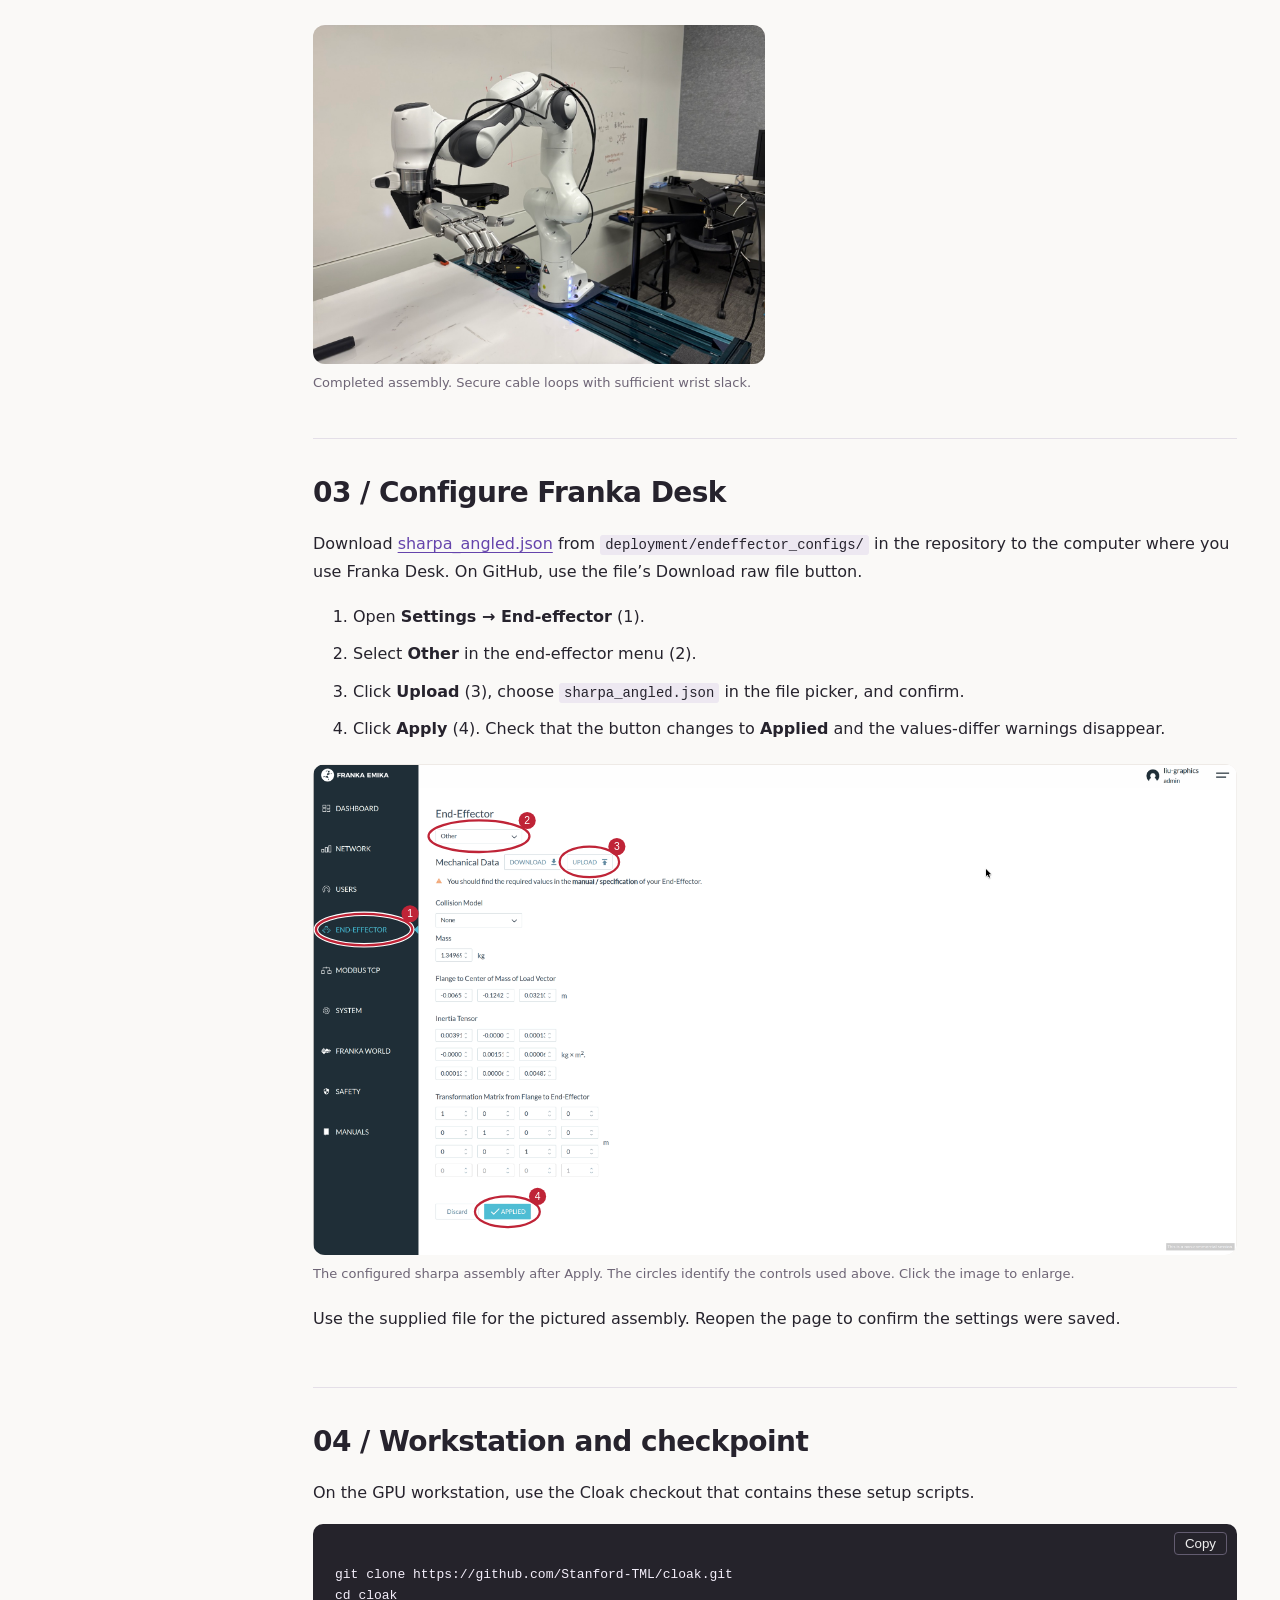
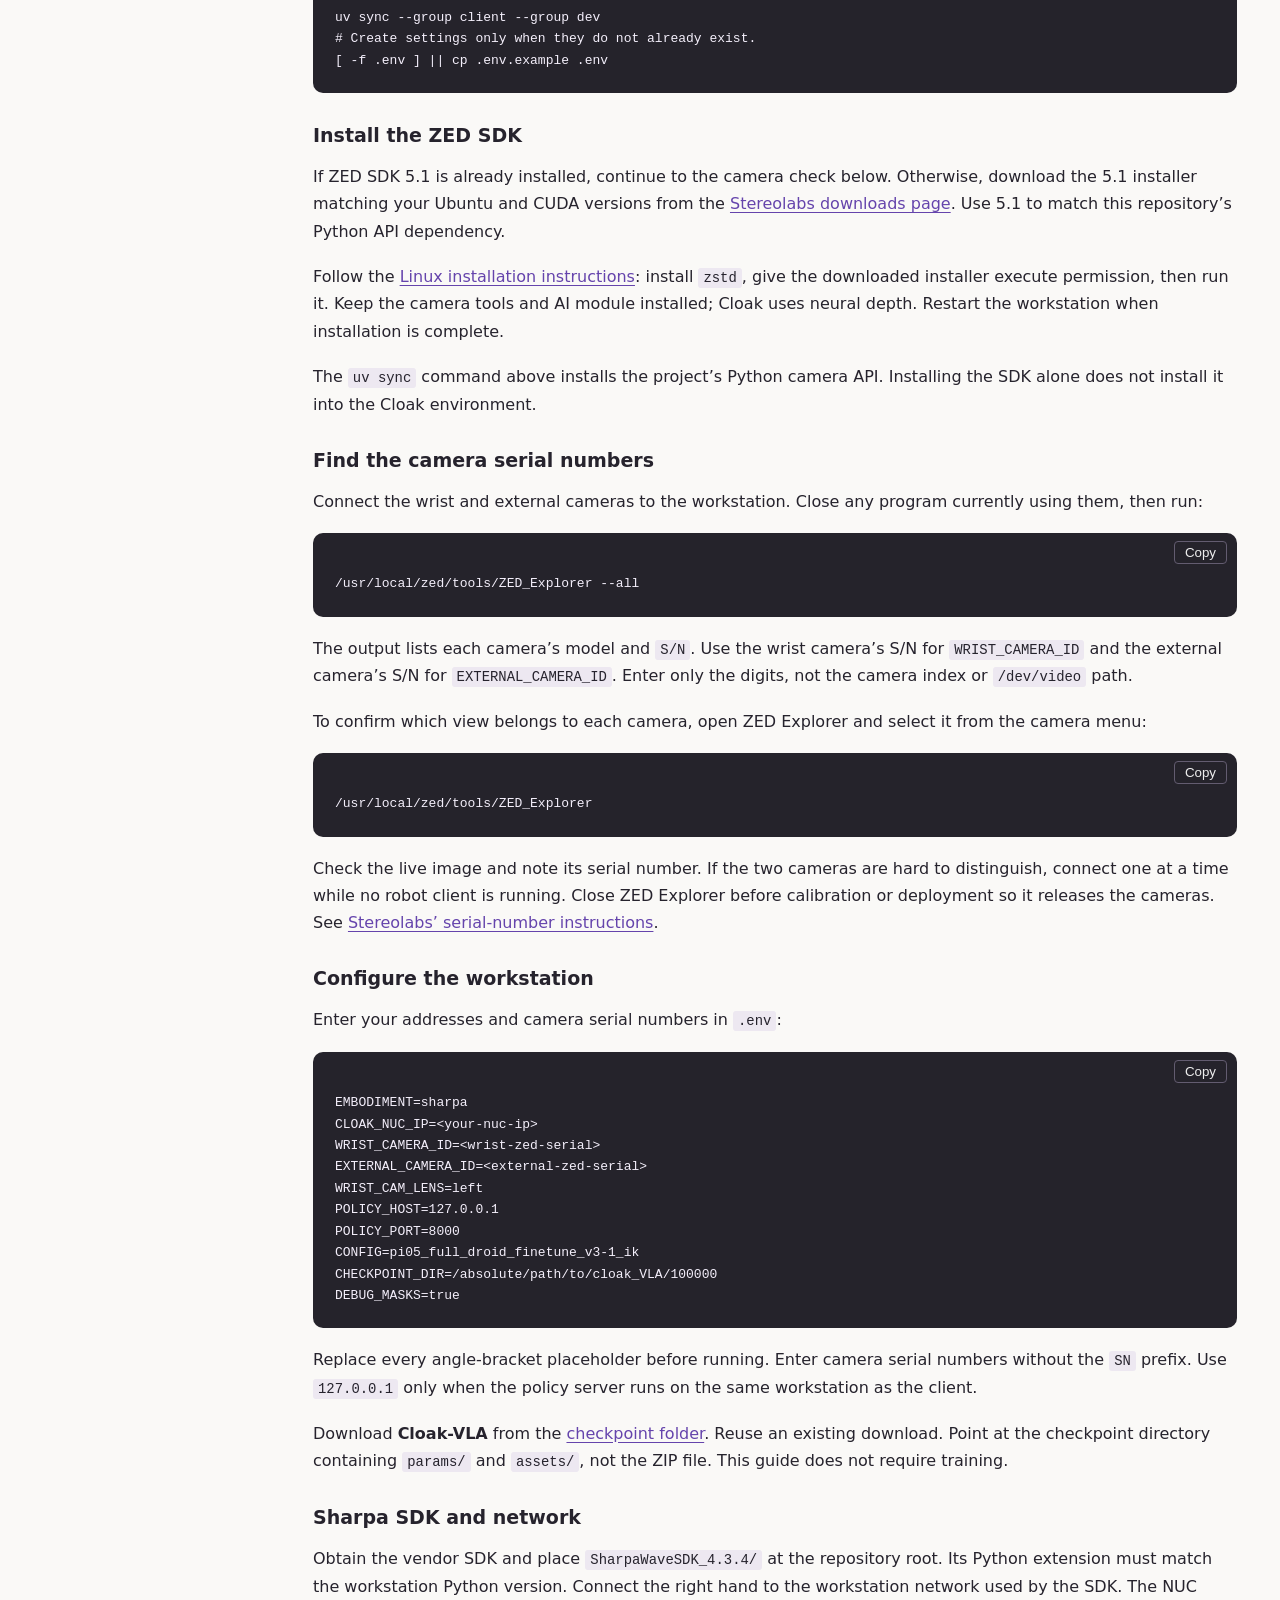
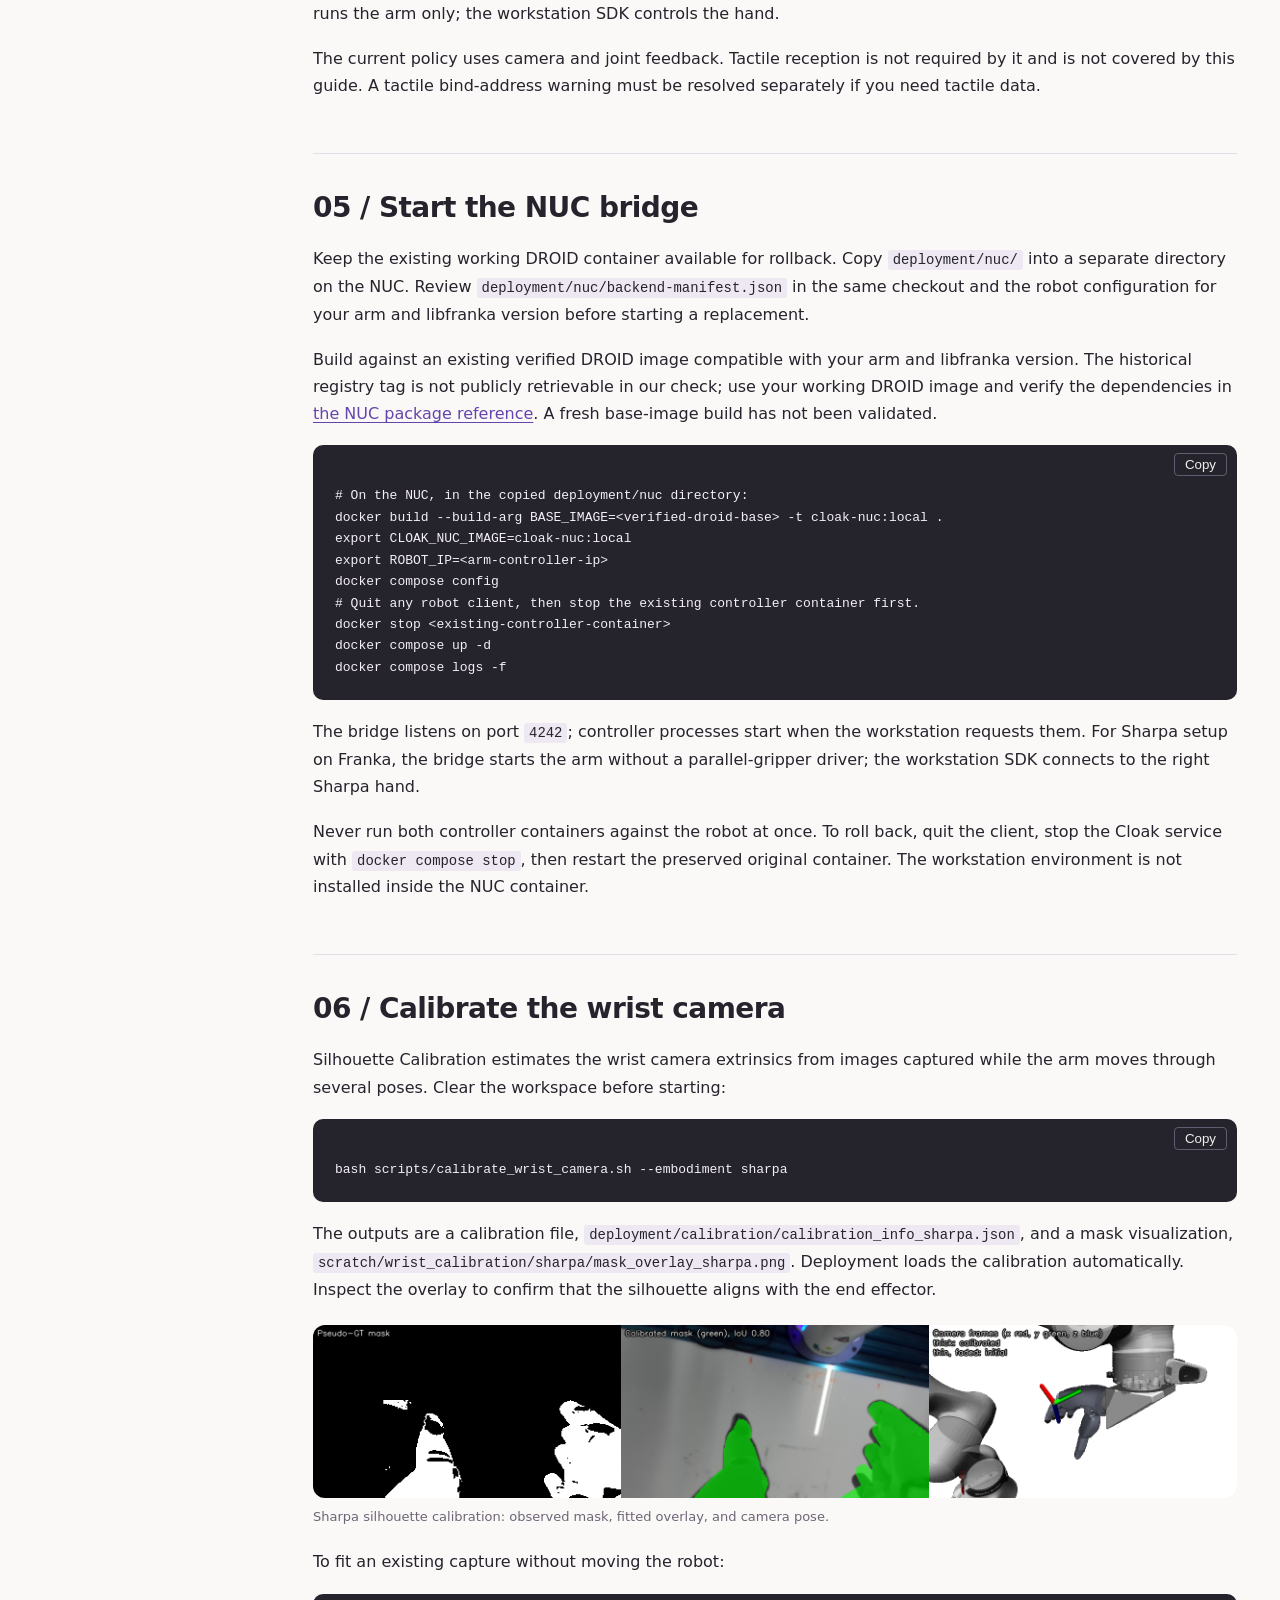
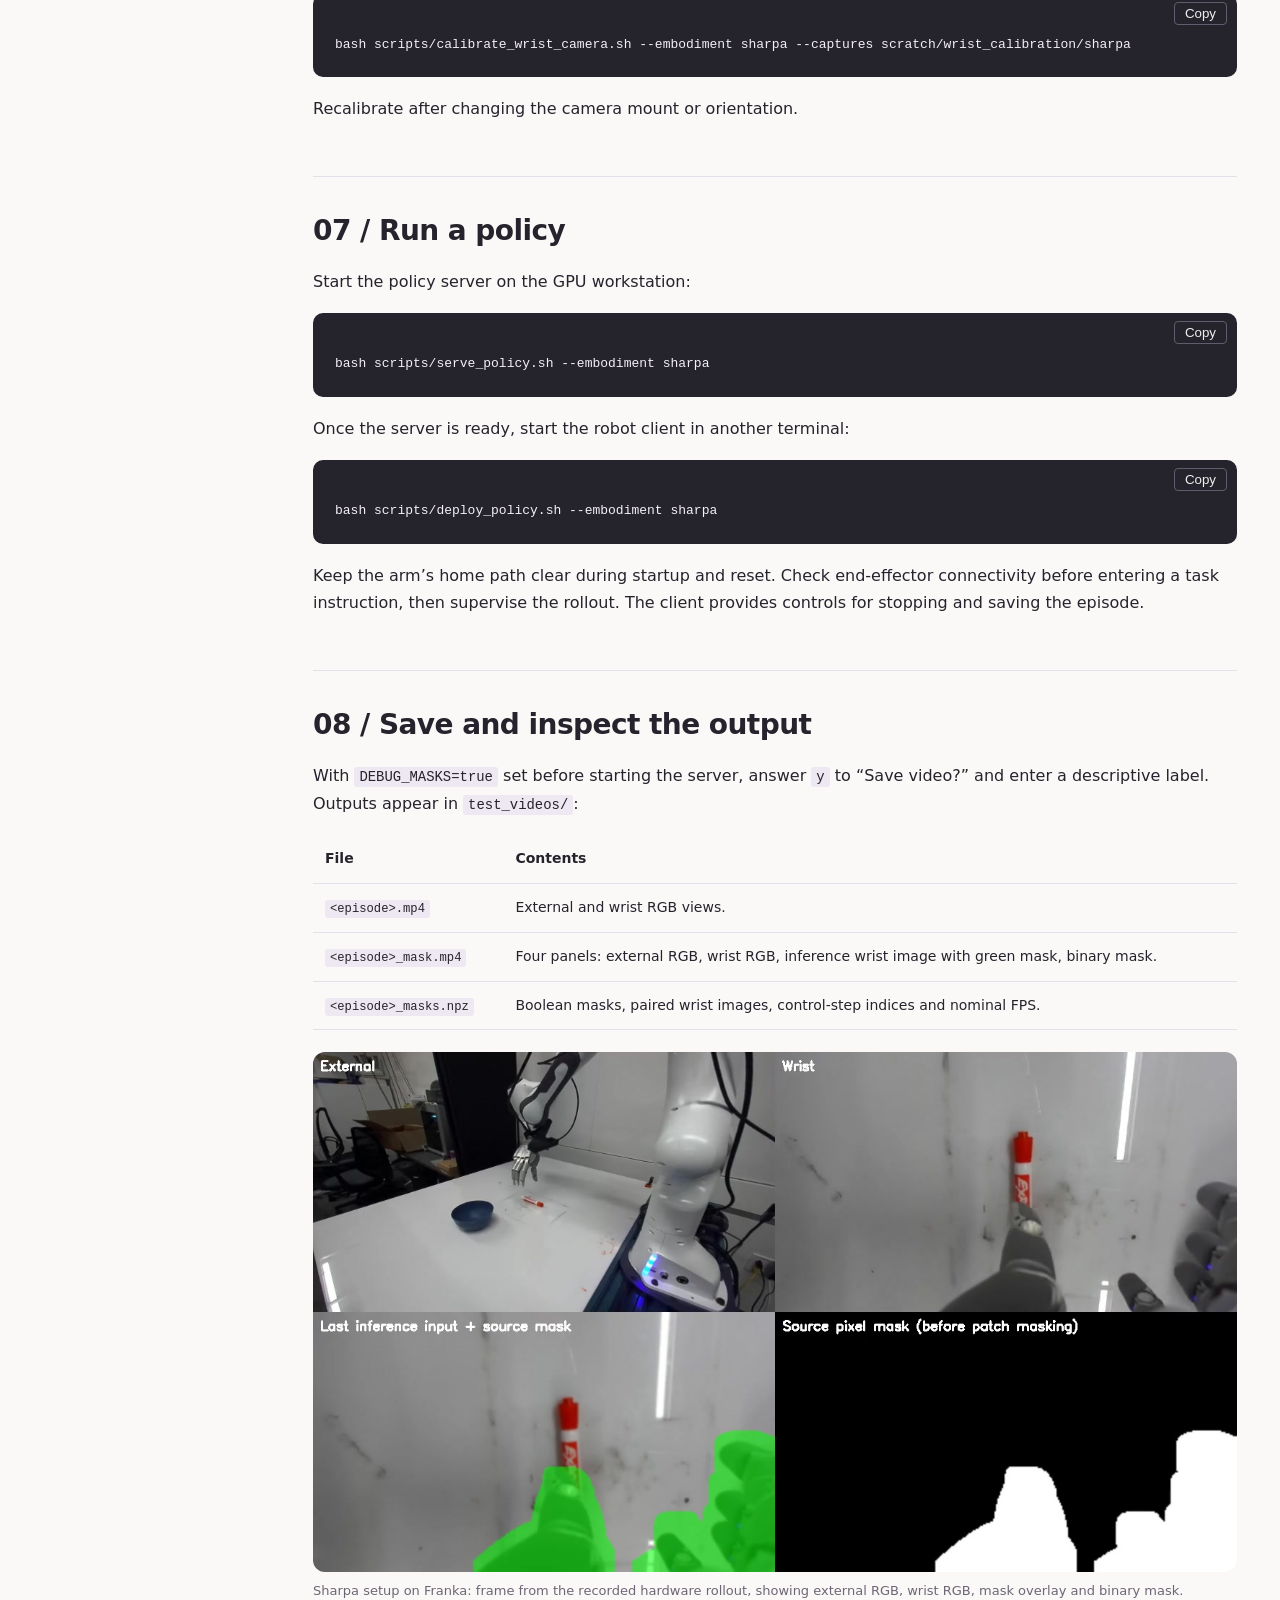
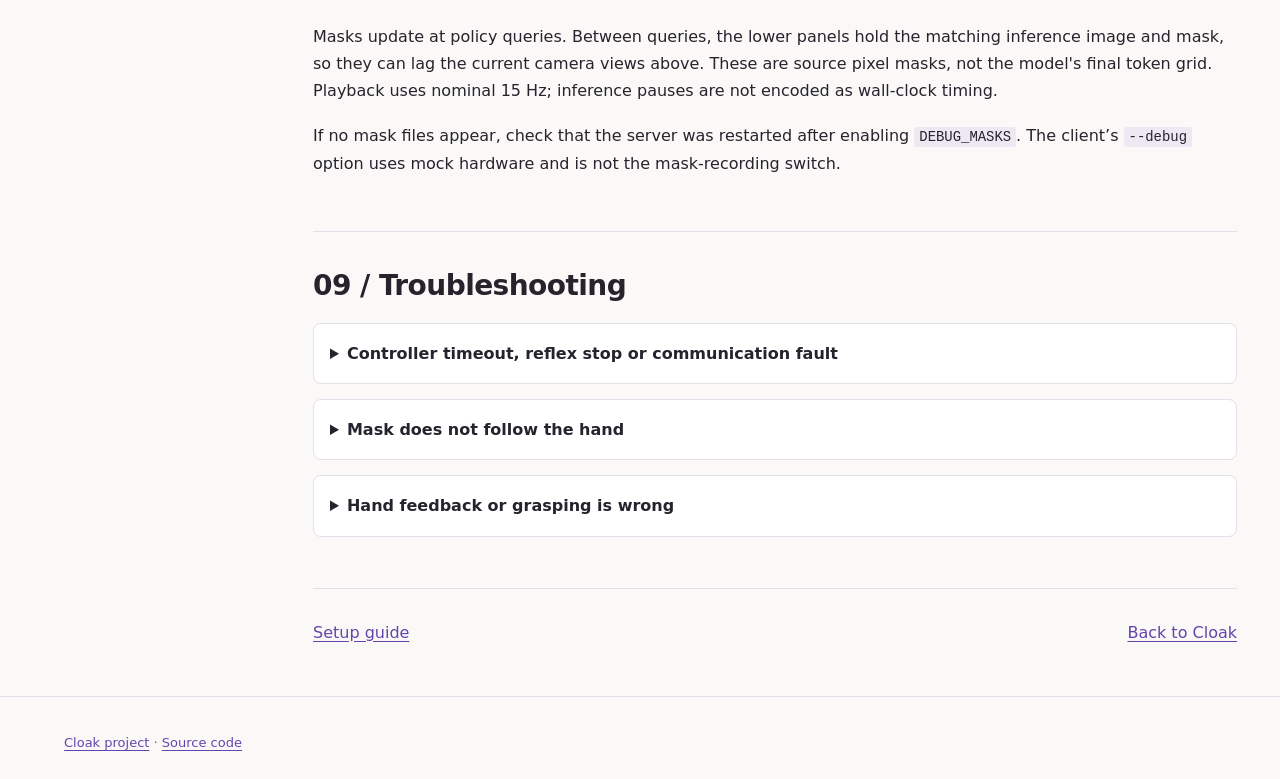
<file: docs/setup/sharpa.html>
<!doctype html><html lang="en"><head><meta charset="utf-8"><meta name="viewport" content="width=device-width,initial-scale=1"><title>Sharpa setup on Franka | Cloak setup</title><meta name="description" content="Sharpa setup on Franka: assembly, configuration, silhouette calibration, policy deployment and mask recording."><link rel="stylesheet" href="guide.css"><script src="guide.js" defer></script></head><body><header><a class="brand" href="../index.html"><span class="cloak-name" aria-label="Cloak"><span aria-hidden="true">C</span><span aria-hidden="true">l</span><span aria-hidden="true">o</span><span aria-hidden="true">a</span><span aria-hidden="true">k</span></span><small>Setup guide</small></a><nav aria-label="Embodiments"><a href="index.html">Overview</a><a href="robotiq.html">Robotiq</a><a href="umi.html">UMI</a><a href="sharpa.html" aria-current="page">Sharpa</a><a href="yam.html">YAM</a><a class="home-link" href="../index.html"><svg viewBox="0 0 24 24" fill="none" stroke="currentColor" stroke-width="1.8" aria-hidden="true"><path d="M3 11 12 3l9 8M5 10v11h5v-7h4v7h5V10"/></svg>Project page</a></nav></header><div class="layout"><aside class="toc"><strong>ON THIS PAGE</strong><a href="#before">Before you begin</a><a href="#parts">Parts & assembly</a><a href="#desk">Franka Desk</a><a href="#software">Workstation</a><a href="#nuc">NUC controller</a><a href="#calibrate">Camera calibration</a><a href="#run">Run a policy</a><a href="#record">Videos & masks</a><a href="#troubleshoot">Troubleshooting</a></aside><main><p class="eyebrow">Hardware guide / sharpa</p><h1>Sharpa setup on Franka</h1><p class="lead">Install the right Sharpa hand on the angled adapter, with the dedicated extended camera bracket.</p><img class="hero-img" src="images/view7586.jpg" alt="Completed Sharpa setup on Franka assembly"><aside class="note"><strong>Safety and responsibility</strong><p>Robot assembly and operation can cause serious injury or equipment damage. These instructions, software and hardware designs are provided “as is”, without warranty. You use them at your own risk and are responsible for assessing and ensuring the safety of your installation. Follow the <a href="https://franka.de/documents">robot manufacturer’s safety instructions</a>, end-effector manuals and your institution’s safety procedures. Only trained personnel should install or operate the system. To the extent permitted by applicable law, the authors and contributors disclaim liability for injury, damage or loss arising from use of these materials.</p></aside><section id="before"><h2>01 / Start from working DROID</h2><p>Your DROID installation must already work: Franka arm, real-time NUC, workstation, wrist and external ZED cameras, networking and robot control. This guide covers the conversion to Cloak, not initial DROID installation. Refer to the <a href="https://droid-dataset.github.io/droid/">DROID documentation</a> for that baseline.</p></section><section id="parts"><h2>02 / Parts and mounting</h2><p>Right Sharpa hand, angled adapter and matched fasteners; dedicated Sharpa camera bracket and retainer; ZED Mini and USB cable; Sharpa power supply, interface and data cable; existing external ZED camera.</p><h3>STL downloads</h3><p>These files are included in the repository under <code>docs/setup/stl/</code>. Import them as millimeters, at 100% scale.</p><table><tr><th>Part</th><th>Preview</th><th>Quantity</th></tr><tr><td><a download href="stl/droid_camera_closing_part.stl">Camera mount - part 1</a></td><td><img width="150" height="110" src="images/droid_camera_closing_part.svg" alt="Mesh preview of Camera mount - part 1"></td><td>1</td></tr><tr><td><a download href="stl/cloak_sharpa_mount.stl">Camera mount - part 2</a></td><td><img width="150" height="110" src="images/cloak_sharpa_mount.svg" alt="Mesh preview of Camera mount - part 2"></td><td>1</td></tr><tr><td><a download href="stl/sharpa_angled_adapter_mm.stl">Hand adapter</a></td><td><img width="150" height="110" src="images/sharpa_angled_adapter_mm.svg" alt="Mesh preview of Hand adapter"></td><td>1</td></tr></table><p>Part 1 closes the camera holder; part 2 attaches it to the robot. Print one of each. Check the slicer preview before printing.</p><p><a href="stl/README.md">Part sources and dimensions</a></p><h3>Fasteners</h3><p>Camera holder: <strong>one M3 × 10 mm screw and an M3 nut</strong>. Camera bracket to wrist: <strong>two M3 × 30 mm screws</strong>. Reuse these fasteners from your existing DROID camera installation. The <a href="https://droid-dataset.github.io/droid/hardware-setup/assembly.html#mounting-hand-camera-on-robot">DROID assembly guide</a> specifies these lengths. The M3 size is inferred from the 3.0 mm screw holes in the DROID mount STL files and the confirmed use of the same thread size for both connections.</p><p>Sharpa hand to angled adapter: <strong>four M4 × 16 mm screws</strong>. Adapter to Franka flange: <strong>four M6 × 10 mm screws</strong> (the DROID Robotiq coupling-to-flange fasteners). See the <a href="https://droid-dataset.github.io/droid/hardware-setup/assembly.html#mount-procedure">DROID mounting instructions</a> for the flange fasteners.</p><h3>Mounting holes and orientation</h3><figure><a href="images/sharpa-holes.svg"><img src="images/sharpa-holes.svg" alt="sharpa camera bracket mounting screws marked 1 and 2"></a><figcaption>The circles mark the two camera-mount screws. Use the wrist housing and connector to match the orientation shown.</figcaption></figure><figure><img src="images/sharpa-adapter.svg" alt="Sharpa angled adapter and camera orientation"><figcaption>Installed right hand: the camera sits above the hand in this side view. Match the adapter slope and hand orientation shown. End-effector bolt holes hidden by the installed adapter are not numbered.</figcaption></figure><ol class="step-list"><li>Quit the client and stop the controller. Follow the normal powered-down hardware-change procedure and remove the previous end effector and camera mount.</li><li>Install the dedicated Sharpa camera bracket. It uses the <strong>same robot-side holes as the Robotiq mount</strong>, but is a different printed part. Use the photos for bracket orientation and camera seating.</li><li>Install the angled adapter and right hand in the illustrated orientation. The hand extends sideways relative to the flange. Do not substitute the straight adapter or a left hand.</li><li>Connect the hand to its power/data interface and workstation, and the camera by USB. Secure loose cable loops while allowing wrist rotation. Keep cables out of the finger travel.</li></ol><div class="gallery"><figure><a href="images/view7577.jpg" target="_blank"><img loading="lazy" src="images/view7577.jpg" alt="Camera mount parts 1 and 2, and ZED Mini."></a><figcaption>Camera mount parts 1 and 2, and ZED Mini.</figcaption></figure><figure><a href="images/view7579.jpg" target="_blank"><img loading="lazy" src="images/view7579.jpg" alt="Right hand, angled adapter, fasteners and power/data components."></a><figcaption>Right hand, angled adapter, fasteners and power/data components.</figcaption></figure><figure><a href="images/view7581.jpg" target="_blank"><img loading="lazy" src="images/view7581.jpg" alt="Camera bracket uses the Robotiq robot-side holes; camera seating shown."></a><figcaption>Camera bracket uses the Robotiq robot-side holes; camera seating shown.</figcaption></figure><figure><a href="images/view7583.jpg" target="_blank"><img loading="lazy" src="images/view7583.jpg" alt="Angled adapter and hand attachment."></a><figcaption>Angled adapter and hand attachment.</figcaption></figure><figure><a href="images/view7586.jpg" target="_blank"><img loading="lazy" src="images/view7586.jpg" alt="Completed assembly. Secure cable loops with sufficient wrist slack."></a><figcaption>Completed assembly. Secure cable loops with sufficient wrist slack.</figcaption></figure></div></section><section id="desk"><h2>03 / Configure Franka Desk</h2><p>Download <a href="https://github.com/Stanford-TML/cloak/blob/main/deployment/endeffector_configs/sharpa_angled.json">sharpa_angled.json</a> from <code>deployment/endeffector_configs/</code> in the repository to the computer where you use Franka Desk. On GitHub, use the file’s Download raw file button.</p><ol class="step-list"><li>Open <strong>Settings → End-effector</strong> (1).</li><li>Select <strong>Other</strong> in the end-effector menu (2).</li><li>Click <strong>Upload</strong> (3), choose <code>sharpa_angled.json</code> in the file picker, and confirm.</li><li>Click <strong>Apply</strong> (4). Check that the button changes to <strong>Applied</strong> and the values-differ warnings disappear.</li></ol><figure><a href="images/sharpa-desk.svg"><img src="images/sharpa-desk.svg" alt="Franka Desk: End-effector, Other, Upload and Apply circled"></a><figcaption>The configured sharpa assembly after Apply. The circles identify the controls used above. Click the image to enlarge.</figcaption></figure><p>Use the supplied file for the pictured assembly. Reopen the page to confirm the settings were saved.</p></section><section id="software"><h2>04 / Workstation and checkpoint</h2><p>On the GPU workstation, use the Cloak checkout that contains these setup scripts.</p><div class="code"><button class="copy" aria-label="Copy command">Copy</button><pre><code>git clone https://github.com/Stanford-TML/cloak.git
cd cloak
uv sync --group client --group dev
# Create settings only when they do not already exist.
[ -f .env ] || cp .env.example .env</code></pre></div><p></p><h3>Install the ZED SDK</h3><p>If ZED SDK 5.1 is already installed, continue to the camera check below. Otherwise, download the 5.1 installer matching your Ubuntu and CUDA versions from the <a href="https://www.stereolabs.com/developers/release">Stereolabs downloads page</a>. Use 5.1 to match this repository’s Python API dependency.</p><p>Follow the <a href="https://docs.stereolabs.com/docs/development/zed-sdk/linux">Linux installation instructions</a>: install <code>zstd</code>, give the downloaded installer execute permission, then run it. Keep the camera tools and AI module installed; Cloak uses neural depth. Restart the workstation when installation is complete.</p><p>The <code>uv sync</code> command above installs the project’s Python camera API. Installing the SDK alone does not install it into the Cloak environment.</p><h3>Find the camera serial numbers</h3><p>Connect the wrist and external cameras to the workstation. Close any program currently using them, then run:</p><div class="code"><button class="copy" aria-label="Copy command">Copy</button><pre><code>/usr/local/zed/tools/ZED_Explorer --all</code></pre></div><p>The output lists each camera’s model and <code>S/N</code>. Use the wrist camera’s S/N for <code>WRIST_CAMERA_ID</code> and the external camera’s S/N for <code>EXTERNAL_CAMERA_ID</code>. Enter only the digits, not the camera index or <code>/dev/video</code> path.</p><p>To confirm which view belongs to each camera, open ZED Explorer and select it from the camera menu:</p><div class="code"><button class="copy" aria-label="Copy command">Copy</button><pre><code>/usr/local/zed/tools/ZED_Explorer</code></pre></div><p>Check the live image and note its serial number. If the two cameras are hard to distinguish, connect one at a time while no robot client is running. Close ZED Explorer before calibration or deployment so it releases the cameras. See <a href="https://support.stereolabs.com/articles/8431598864-how-can-i-get-the-serial-number-of-my-camera">Stereolabs’ serial-number instructions</a>.</p><h3>Configure the workstation</h3><p>Enter your addresses and camera serial numbers in <code>.env</code>:</p><div class="code"><button class="copy" aria-label="Copy command">Copy</button><pre><code>EMBODIMENT=sharpa
CLOAK_NUC_IP=&lt;your-nuc-ip&gt;
WRIST_CAMERA_ID=&lt;wrist-zed-serial&gt;
EXTERNAL_CAMERA_ID=&lt;external-zed-serial&gt;
WRIST_CAM_LENS=left
POLICY_HOST=127.0.0.1
POLICY_PORT=8000
CONFIG=pi05_full_droid_finetune_v3-1_ik
CHECKPOINT_DIR=/absolute/path/to/cloak_VLA/100000
DEBUG_MASKS=true</code></pre></div><p>Replace every angle-bracket placeholder before running. Enter camera serial numbers without the <code>SN</code> prefix. Use <code>127.0.0.1</code> only when the policy server runs on the same workstation as the client.</p><p>Download <strong>Cloak-VLA</strong> from the <a href="https://drive.google.com/drive/folders/1DWXAGzNjsc-iyNWnbEMEgyhw4JkP-a7f?usp=drive_link">checkpoint folder</a>. Reuse an existing download. Point at the checkpoint directory containing <code>params/</code> and <code>assets/</code>, not the ZIP file. This guide does not require training.</p><h3>Sharpa SDK and network</h3><p>Obtain the vendor SDK and place <code>SharpaWaveSDK_4.3.4/</code> at the repository root. Its Python extension must match the workstation Python version. Connect the right hand to the workstation network used by the SDK. The NUC runs the arm only; the workstation SDK controls the hand.</p><p>The current policy uses camera and joint feedback. Tactile reception is not required by it and is not covered by this guide. A tactile bind-address warning must be resolved separately if you need tactile data.</p></section><section id="nuc"><h2>05 / Start the NUC bridge</h2><p>Keep the existing working DROID container available for rollback. Copy <code>deployment/nuc/</code> into a separate directory on the NUC. Review <code>deployment/nuc/backend-manifest.json</code> in the same checkout and the robot configuration for your arm and libfranka version before starting a replacement.</p><p>Build against an existing verified DROID image compatible with your arm and libfranka version. The historical registry tag is not publicly retrievable in our check; use your working DROID image and verify the dependencies in <a href="https://github.com/Stanford-TML/cloak/blob/main/deployment/nuc/README.md">the NUC package reference</a>. A fresh base-image build has not been validated.</p><div class="code"><button class="copy" aria-label="Copy command">Copy</button><pre><code># On the NUC, in the copied deployment/nuc directory:
docker build --build-arg BASE_IMAGE=&lt;verified-droid-base&gt; -t cloak-nuc:local .
export CLOAK_NUC_IMAGE=cloak-nuc:local
export ROBOT_IP=&lt;arm-controller-ip&gt;
docker compose config
# Quit any robot client, then stop the existing controller container first.
docker stop &lt;existing-controller-container&gt;
docker compose up -d
docker compose logs -f</code></pre></div><p>The bridge listens on port <code>4242</code>; controller processes start when the workstation requests them. For Sharpa setup on Franka, the bridge starts the arm without a parallel-gripper driver; the workstation SDK connects to the right Sharpa hand.</p><p>Never run both controller containers against the robot at once. To roll back, quit the client, stop the Cloak service with <code>docker compose stop</code>, then restart the preserved original container. The workstation environment is not installed inside the NUC container.</p></section><section id="calibrate"><h2>06 / Calibrate the wrist camera</h2><p>Silhouette Calibration estimates the wrist camera extrinsics from images captured while the arm moves through several poses. Clear the workspace before starting:</p><div class="code"><button class="copy" aria-label="Copy command">Copy</button><pre><code>bash scripts/calibrate_wrist_camera.sh --embodiment sharpa</code></pre></div><p>The outputs are a calibration file, <code>deployment/calibration/calibration_info_sharpa.json</code>, and a mask visualization, <code>scratch/wrist_calibration/sharpa/mask_overlay_sharpa.png</code>. Deployment loads the calibration automatically. Inspect the overlay to confirm that the silhouette aligns with the end effector.</p><figure><a href="images/sharpa-calibration.png" target="_blank"><img loading="lazy" src="images/sharpa-calibration.png" alt="Sharpa silhouette calibration: observed mask, fitted overlay, and camera pose."></a><figcaption>Sharpa silhouette calibration: observed mask, fitted overlay, and camera pose.</figcaption></figure><p>To fit an existing capture without moving the robot:</p><div class="code"><button class="copy" aria-label="Copy command">Copy</button><pre><code>bash scripts/calibrate_wrist_camera.sh --embodiment sharpa --captures scratch/wrist_calibration/sharpa</code></pre></div><p>Recalibrate after changing the camera mount or orientation.</p></section><section id="run"><h2>07 / Run a policy</h2><p>Start the policy server on the GPU workstation:</p><div class="code"><button class="copy" aria-label="Copy command">Copy</button><pre><code>bash scripts/serve_policy.sh --embodiment sharpa</code></pre></div><p>Once the server is ready, start the robot client in another terminal:</p><div class="code"><button class="copy" aria-label="Copy command">Copy</button><pre><code>bash scripts/deploy_policy.sh --embodiment sharpa</code></pre></div><p>Keep the arm’s home path clear during startup and reset. Check end-effector connectivity before entering a task instruction, then supervise the rollout. The client provides controls for stopping and saving the episode.</p></section><section id="record"><h2>08 / Save and inspect the output</h2><p>With <code>DEBUG_MASKS=true</code> set before starting the server, answer <code>y</code> to “Save video?” and enter a descriptive label. Outputs appear in <code>test_videos/</code>:</p><table><thead><tr><th>File</th><th>Contents</th></tr></thead><tbody><tr><td><code>&lt;episode&gt;.mp4</code></td><td>External and wrist RGB views.</td></tr><tr><td><code>&lt;episode&gt;_mask.mp4</code></td><td>Four panels: external RGB, wrist RGB, inference wrist image with green mask, binary mask.</td></tr><tr><td><code>&lt;episode&gt;_masks.npz</code></td><td>Boolean masks, paired wrist images, control-step indices and nominal FPS.</td></tr></tbody></table><figure><a href="images/sharpa-mask-rollout.jpg" target="_blank"><img loading="lazy" src="images/sharpa-mask-rollout.jpg" alt="Sharpa setup on Franka: frame from the recorded hardware rollout, showing external RGB, wrist RGB, mask overlay and binary mask."></a><figcaption>Sharpa setup on Franka: frame from the recorded hardware rollout, showing external RGB, wrist RGB, mask overlay and binary mask.</figcaption></figure><p>Masks update at policy queries. Between queries, the lower panels hold the matching inference image and mask, so they can lag the current camera views above. These are source pixel masks, not the model's final token grid. Playback uses nominal 15 Hz; inference pauses are not encoded as wall-clock timing.</p><p>If no mask files appear, check that the server was restarted after enabling <code>DEBUG_MASKS</code>. The client’s <code>--debug</code> option uses mock hardware and is not the mask-recording switch.</p></section><section id="troubleshoot"><h2>09 / Troubleshooting</h2><details><summary>Controller timeout, reflex stop or communication fault</summary><p>Stop the run and inspect the NUC logs before retrying. Check that only one bridge is running, that the robot is ready for external control, and that the real-time network/backend is compatible. Do not treat automatic error recovery as proof that the underlying fault is resolved.</p></details><details><summary>Mask does not follow the hand</summary><p>Check embodiment, camera serial, lens and mount orientation. Rerun silhouette calibration after any mounting change. Inspect several poses before trusting the result.</p></details><details><summary>Hand feedback or grasping is wrong</summary><p>At the deployment instruction prompt, with the empty hand clear, type <code>g</code> and press Enter to check hand connectivity and motion. It commands the hand to close and reopen. Confirm both movements before entering a task. If it does not respond, check power, connectors and the hand driver. Confirm the right-hand SDK connection on the workstation and restart the policy server with scripts/serve_policy.sh so fixed-hand IK is enabled. All fingers, including the pinky, should follow the same hand interpolation as g.</p></details></section><div class="next"><a href="index.html">Setup guide</a><a href="../index.html">Back to Cloak</a></div></main></div><footer><a href="../index.html">Cloak project</a> · <a href="https://github.com/Stanford-TML/cloak">Source code</a></footer></body></html>
</file>
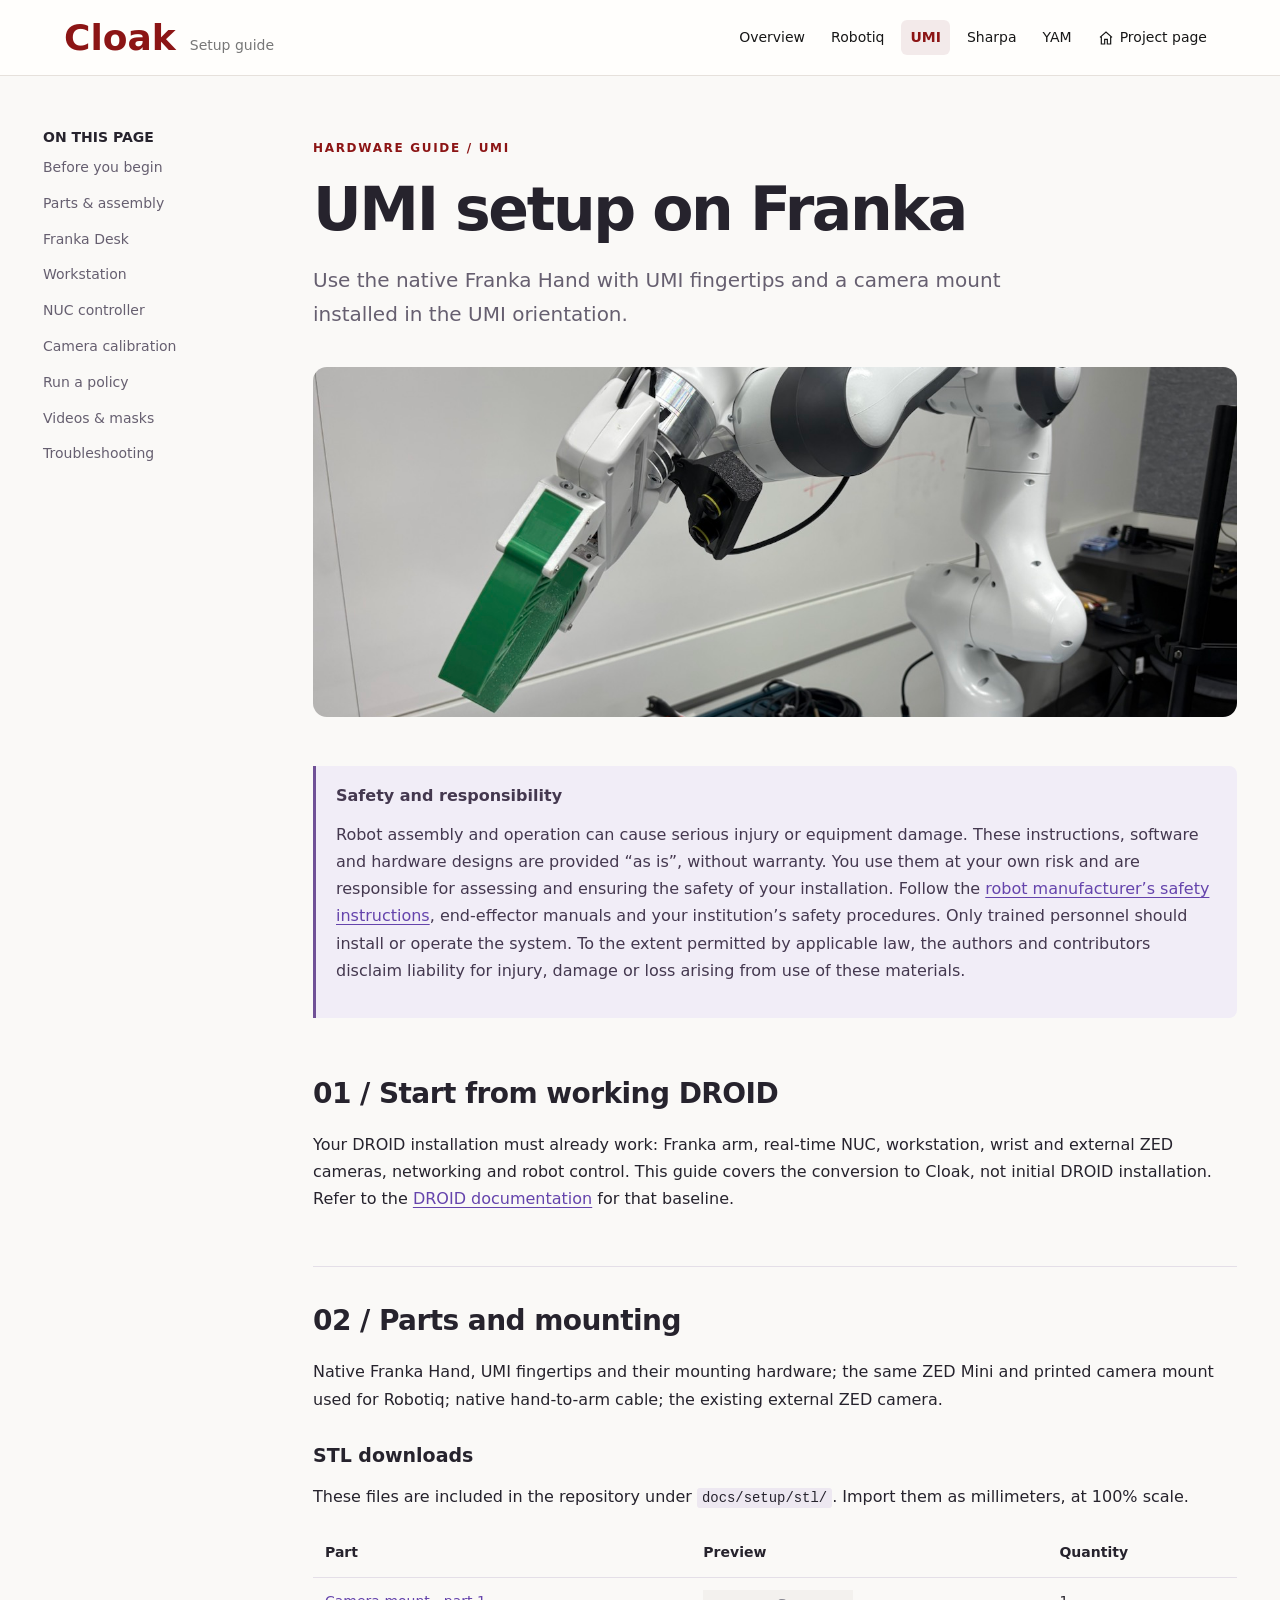
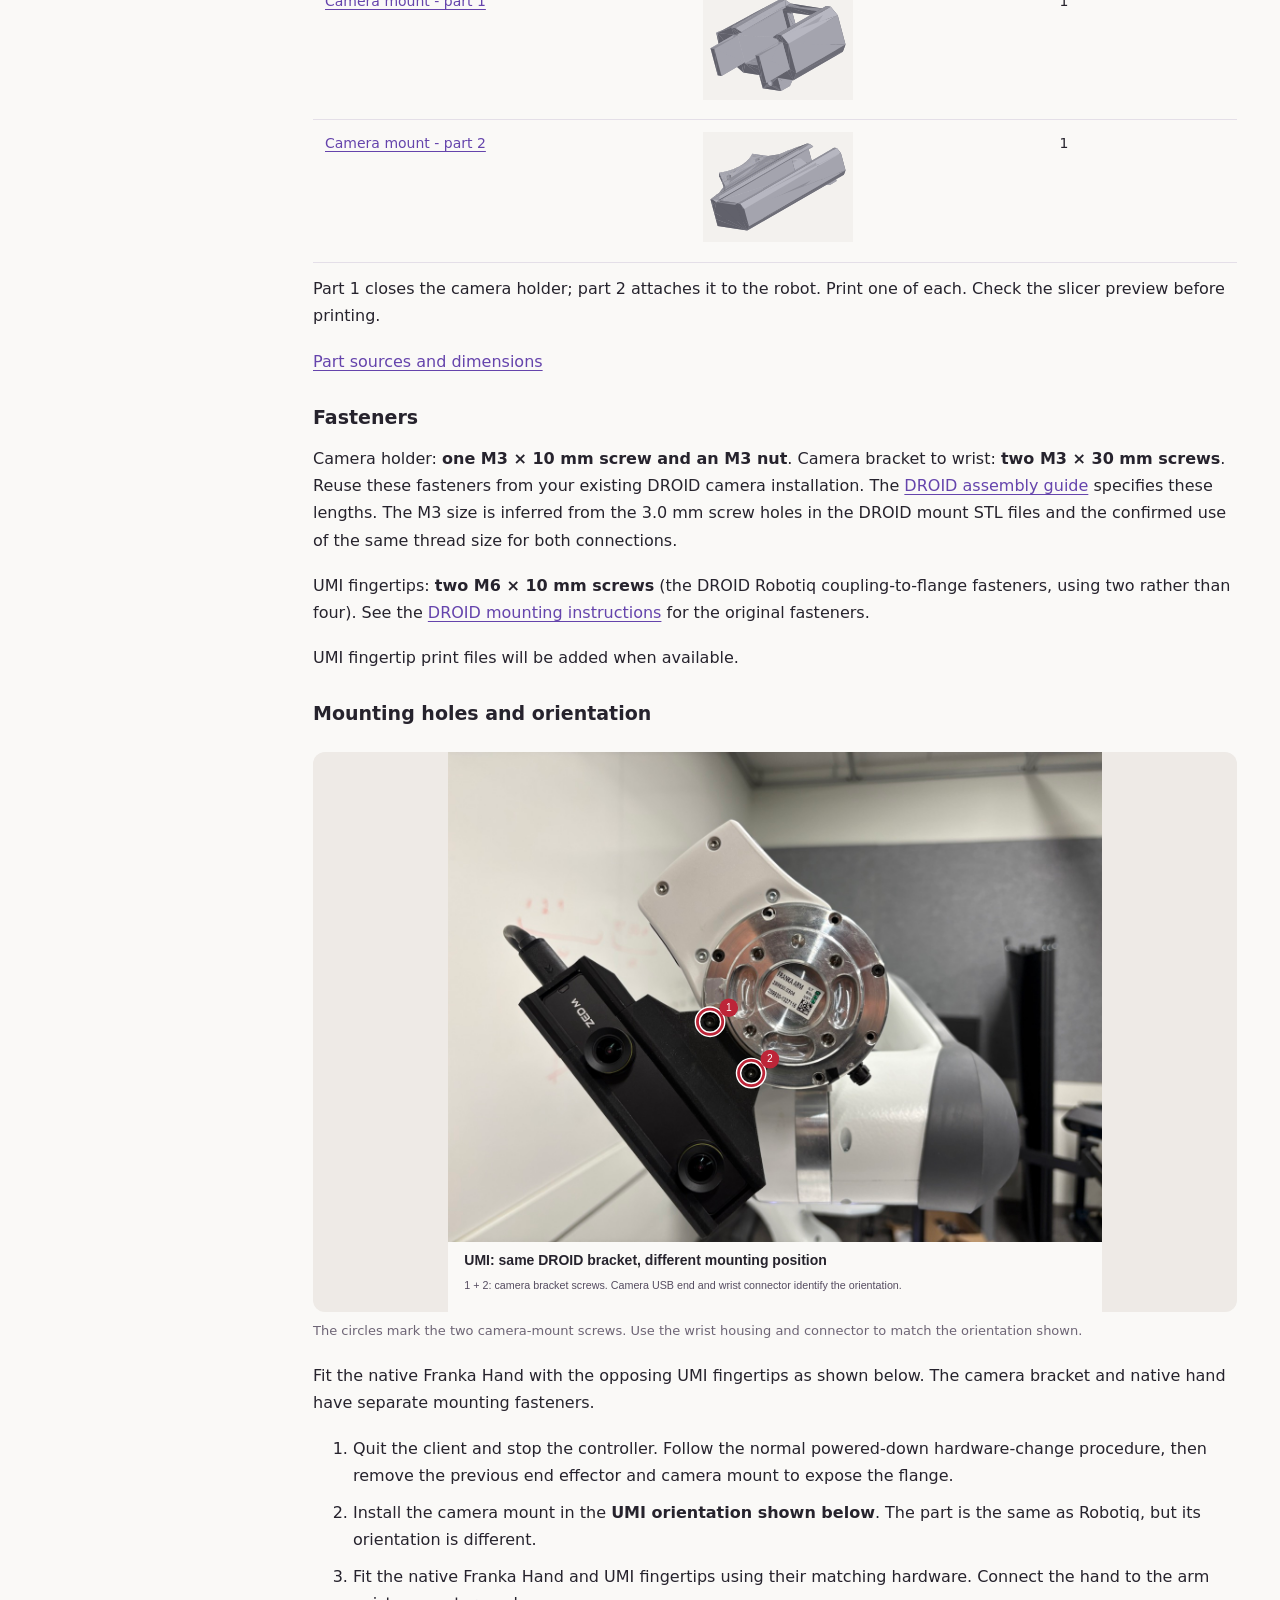
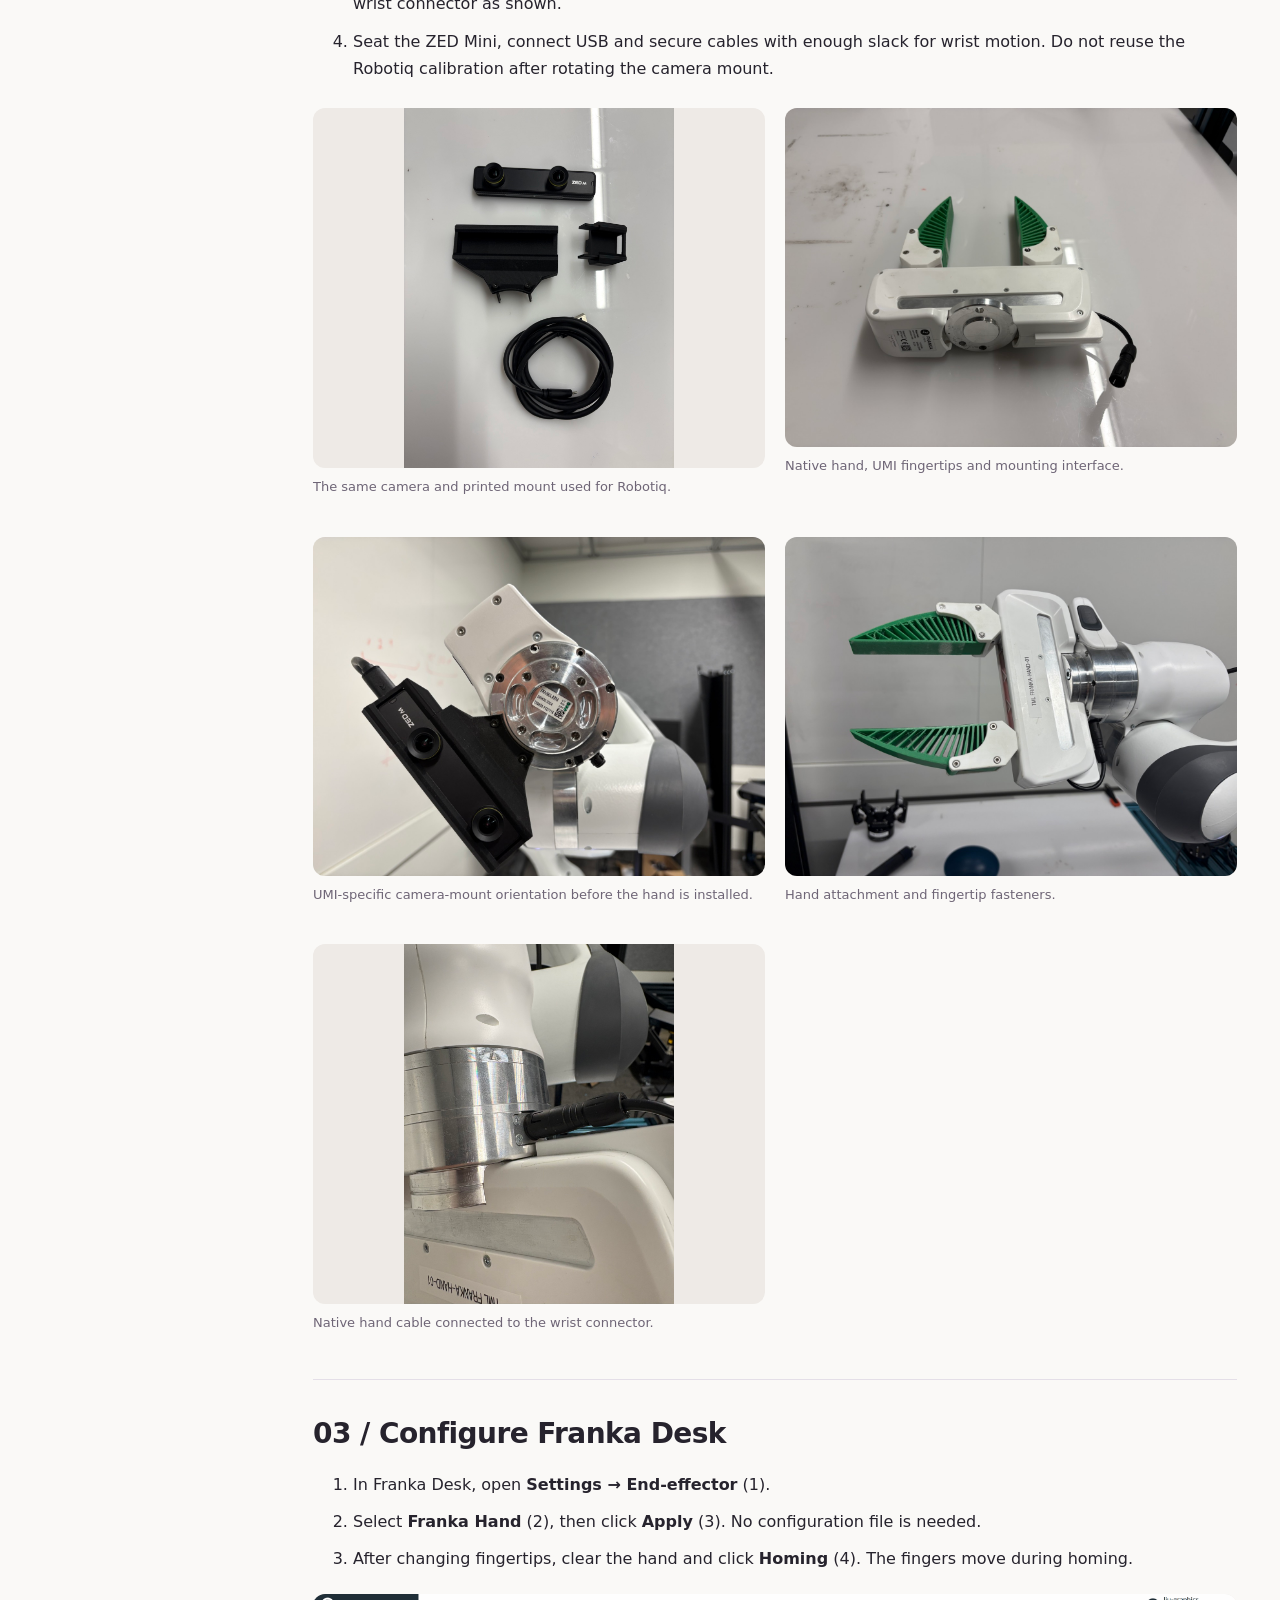
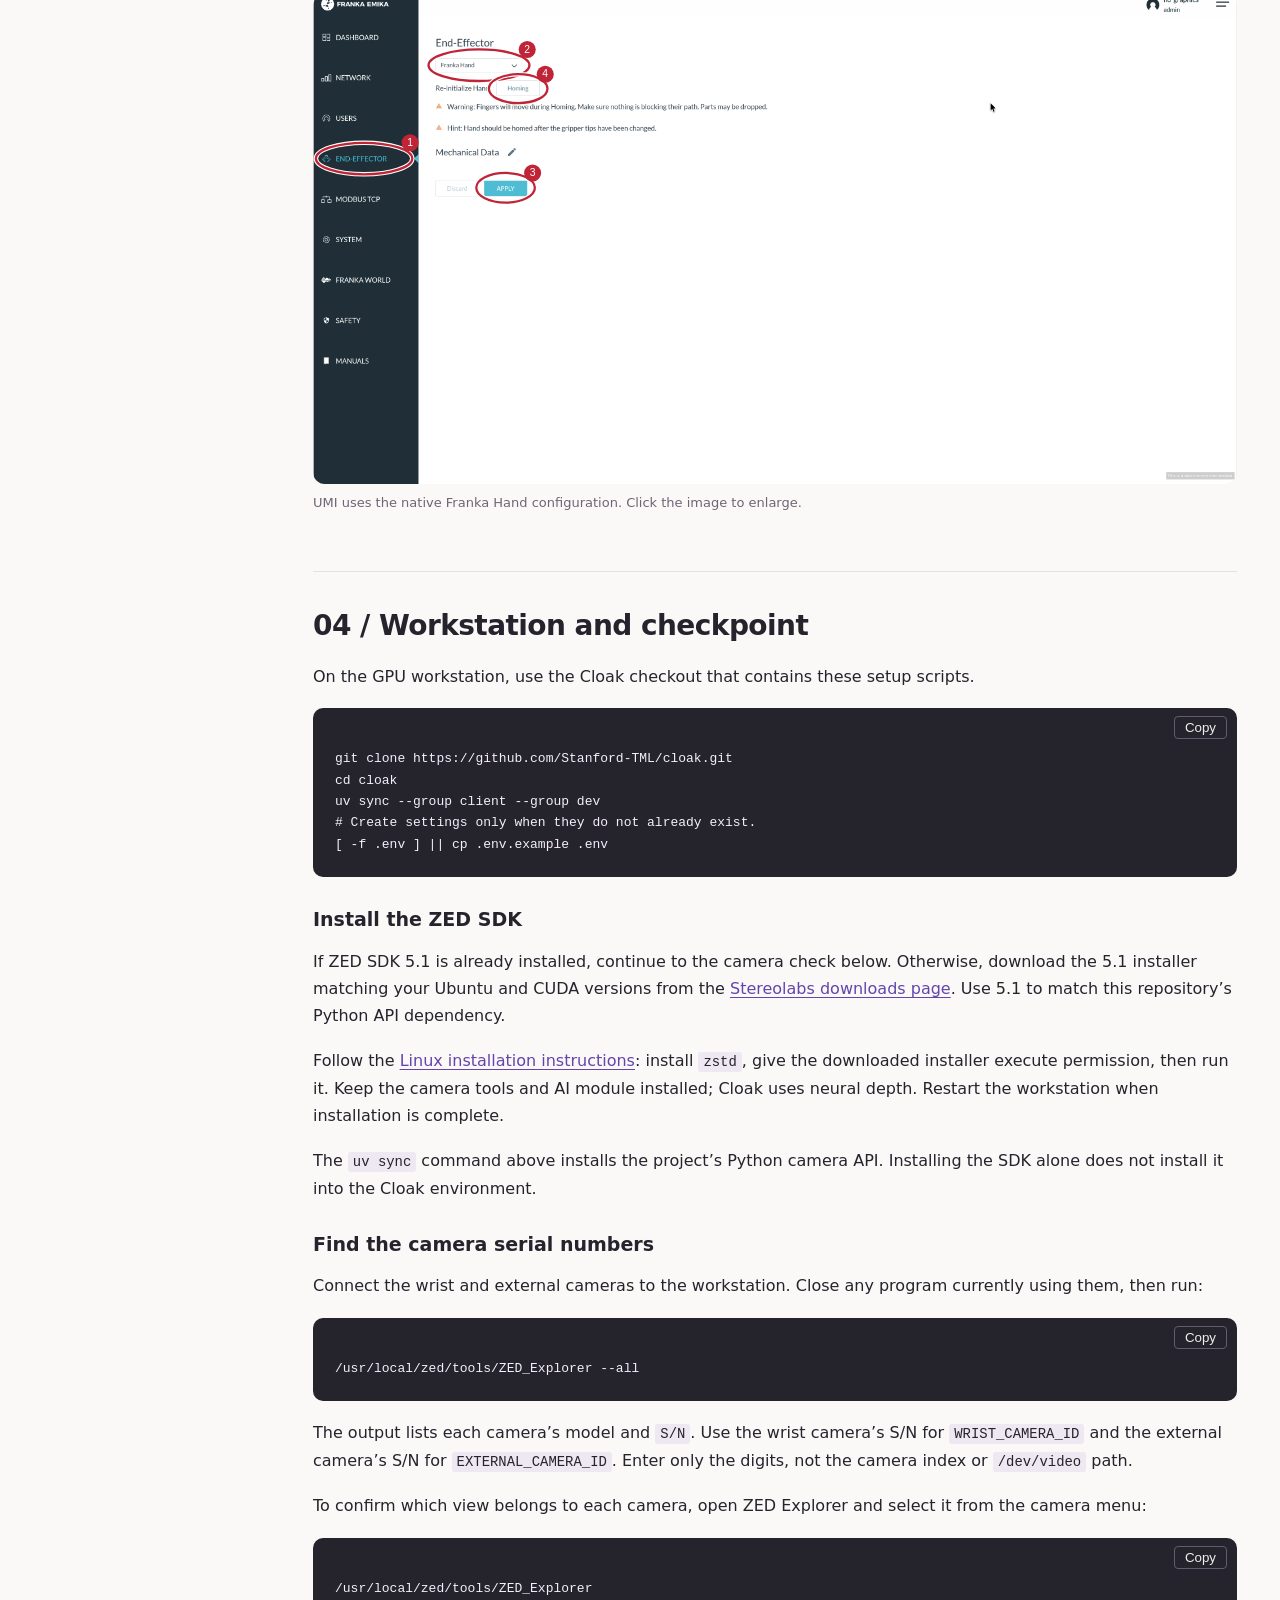
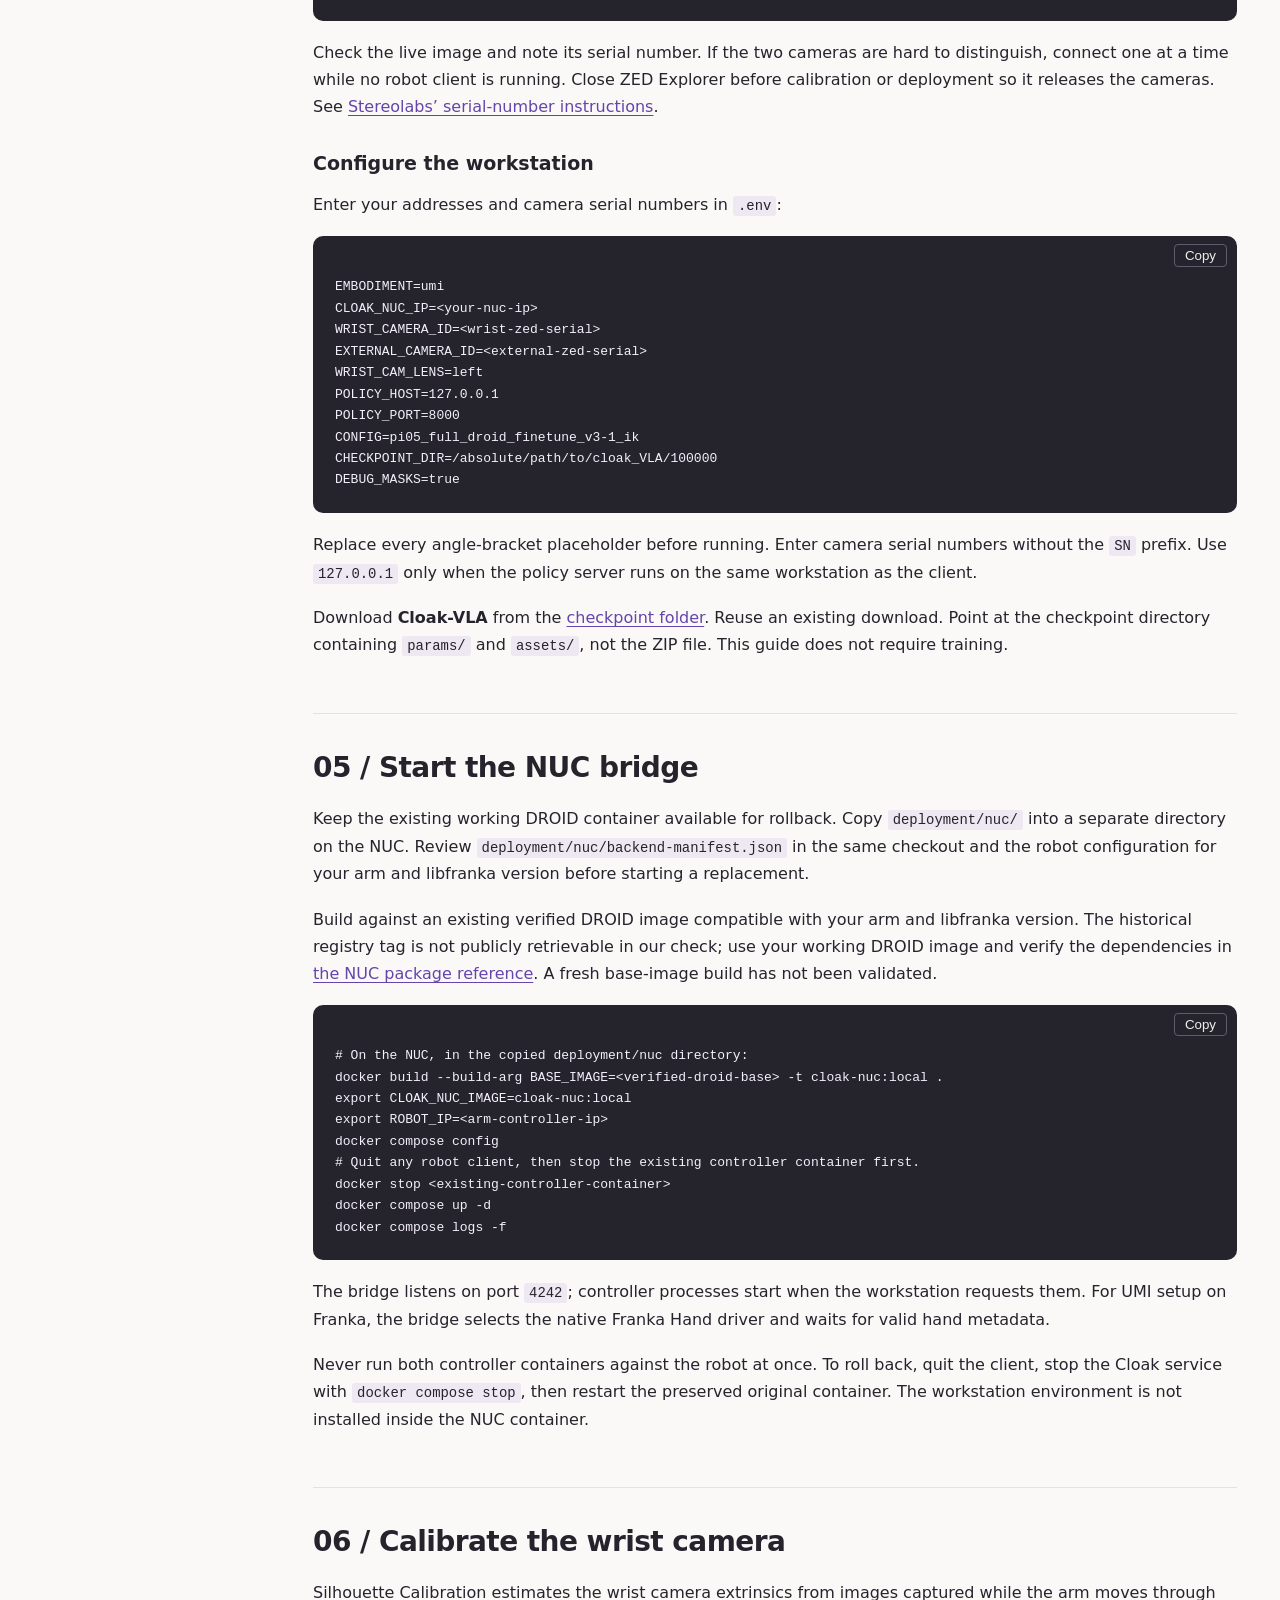
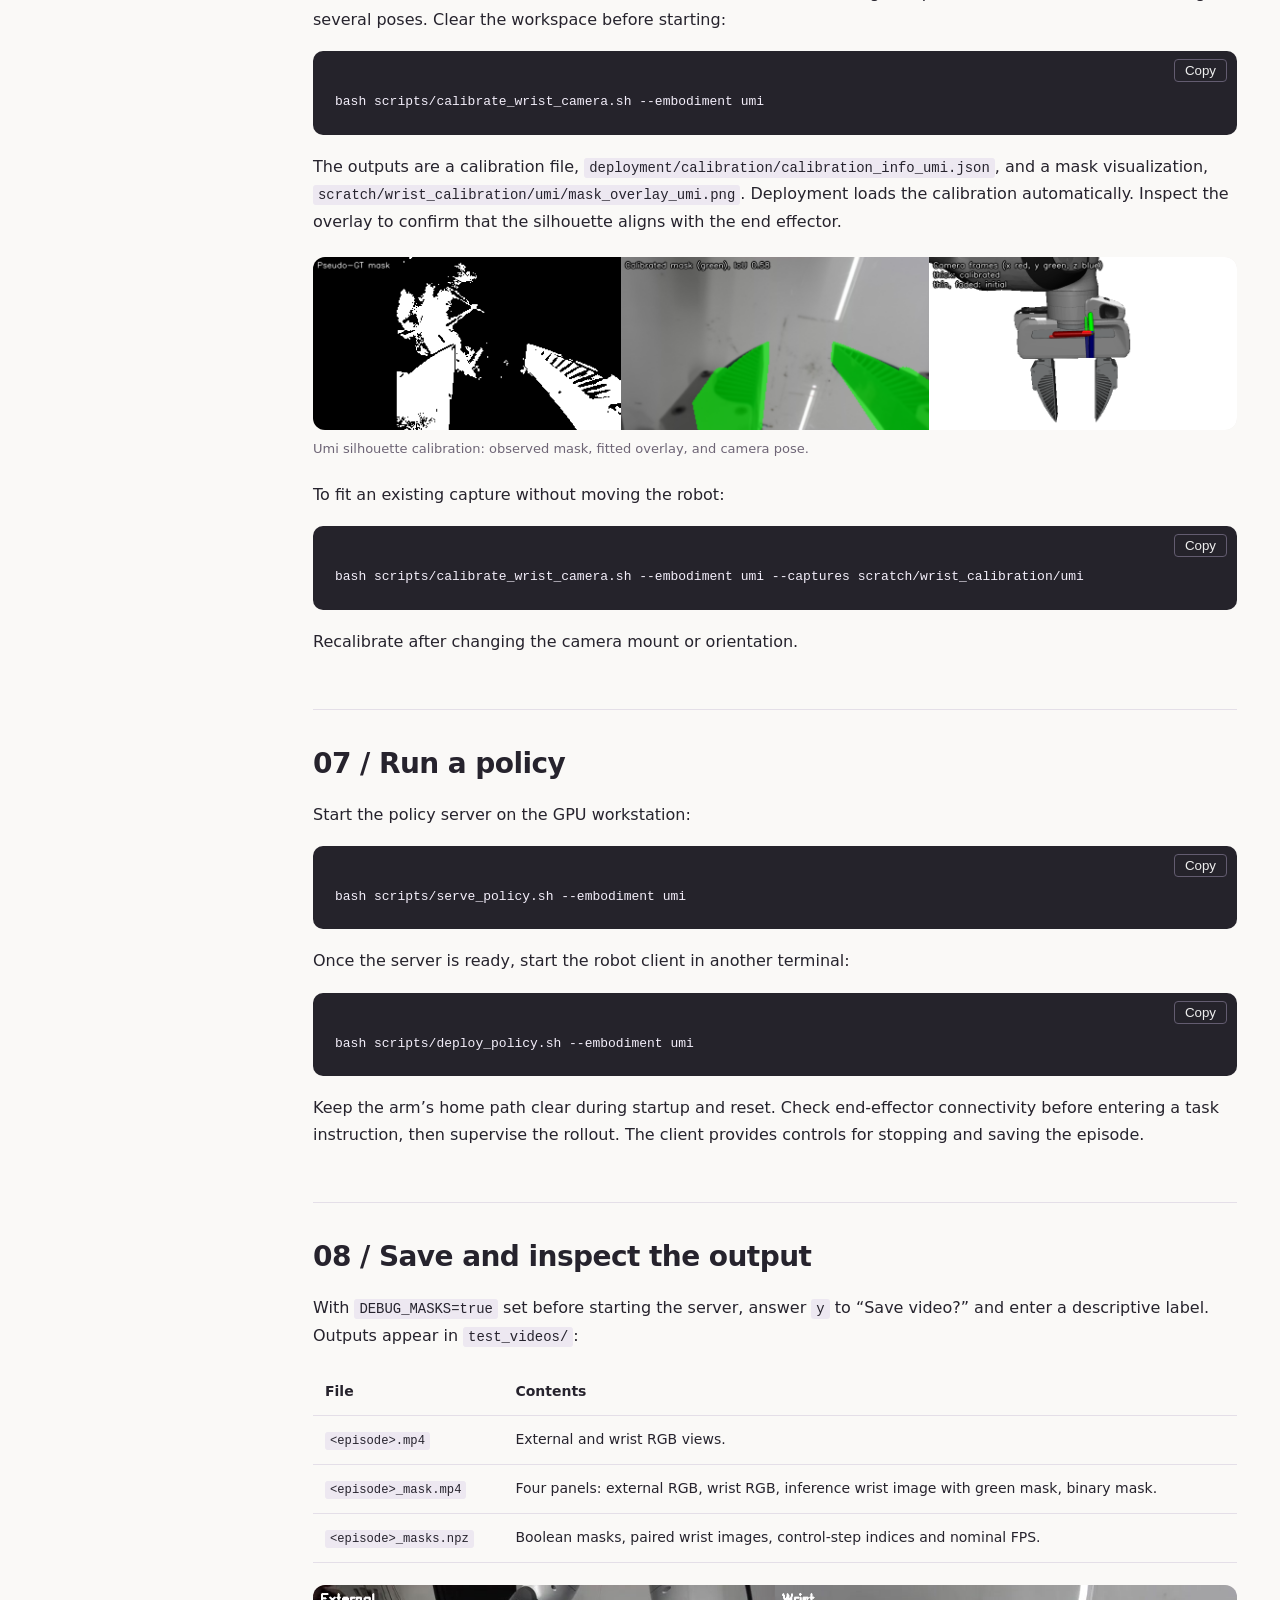
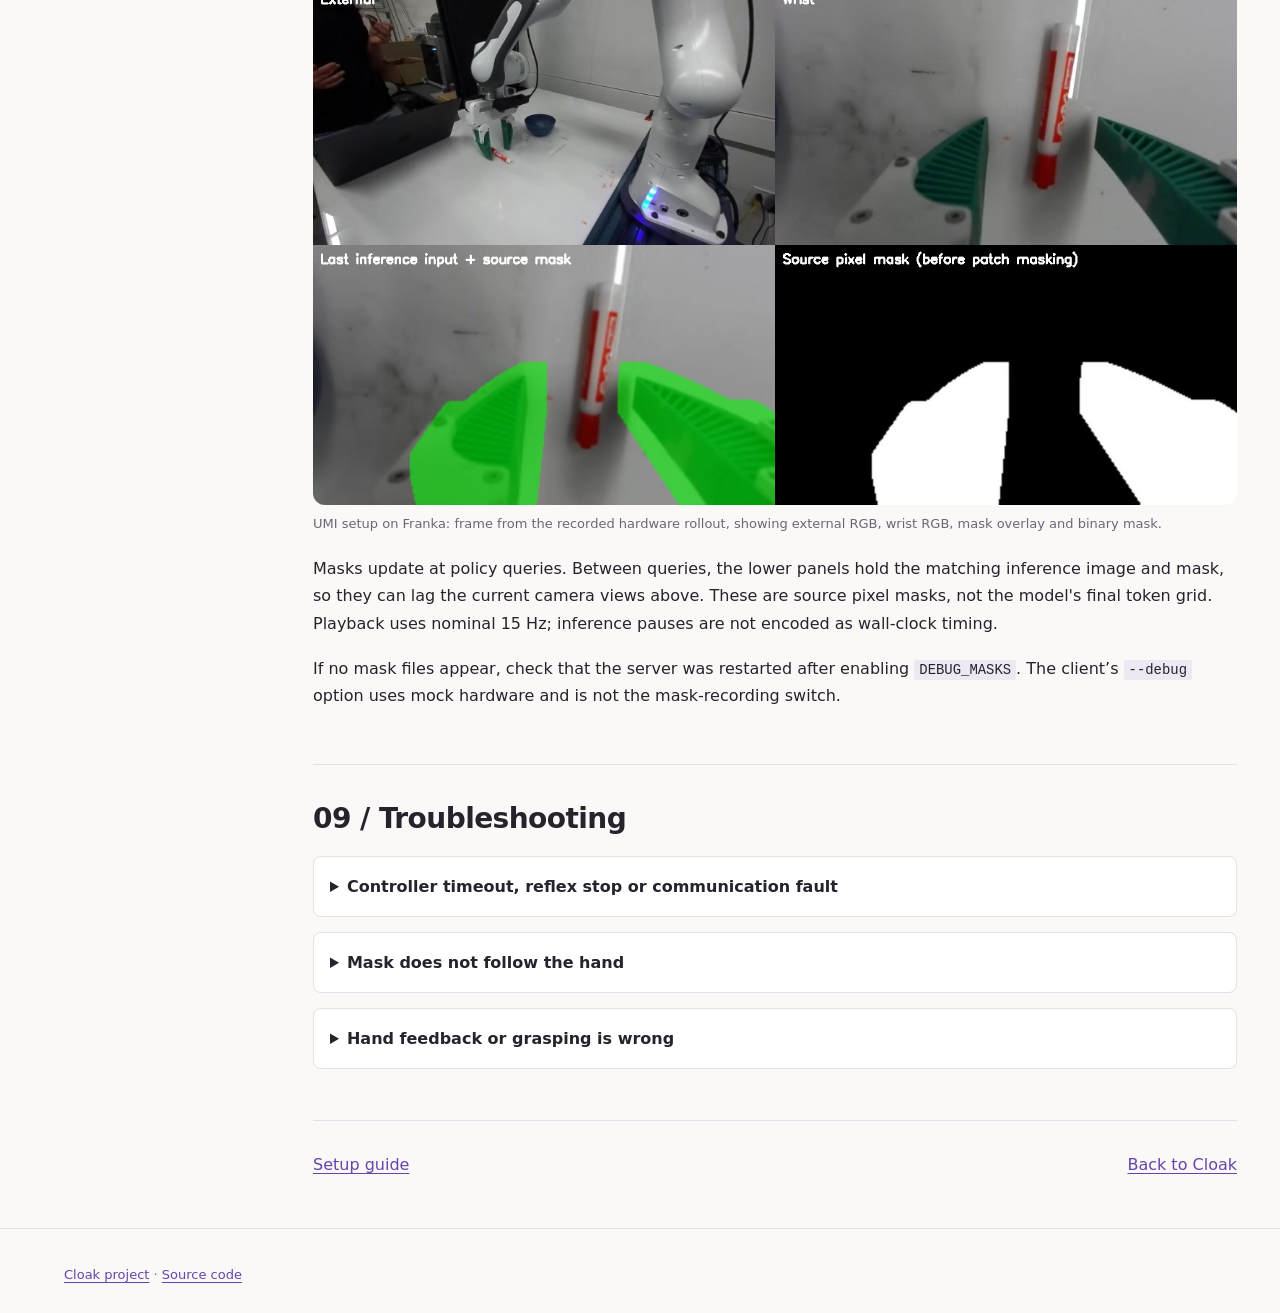
<file: docs/setup/umi.html>
<!doctype html><html lang="en"><head><meta charset="utf-8"><meta name="viewport" content="width=device-width,initial-scale=1"><title>UMI setup on Franka | Cloak setup</title><meta name="description" content="UMI setup on Franka: assembly, configuration, silhouette calibration, policy deployment and mask recording."><link rel="stylesheet" href="guide.css"><script src="guide.js" defer></script></head><body><header><a class="brand" href="../index.html"><span class="cloak-name" aria-label="Cloak"><span aria-hidden="true">C</span><span aria-hidden="true">l</span><span aria-hidden="true">o</span><span aria-hidden="true">a</span><span aria-hidden="true">k</span></span><small>Setup guide</small></a><nav aria-label="Embodiments"><a href="index.html">Overview</a><a href="robotiq.html">Robotiq</a><a href="umi.html" aria-current="page">UMI</a><a href="sharpa.html">Sharpa</a><a href="yam.html">YAM</a><a class="home-link" href="../index.html"><svg viewBox="0 0 24 24" fill="none" stroke="currentColor" stroke-width="1.8" aria-hidden="true"><path d="M3 11 12 3l9 8M5 10v11h5v-7h4v7h5V10"/></svg>Project page</a></nav></header><div class="layout"><aside class="toc"><strong>ON THIS PAGE</strong><a href="#before">Before you begin</a><a href="#parts">Parts & assembly</a><a href="#desk">Franka Desk</a><a href="#software">Workstation</a><a href="#nuc">NUC controller</a><a href="#calibrate">Camera calibration</a><a href="#run">Run a policy</a><a href="#record">Videos & masks</a><a href="#troubleshoot">Troubleshooting</a></aside><main><p class="eyebrow">Hardware guide / umi</p><h1>UMI setup on Franka</h1><p class="lead">Use the native Franka Hand with UMI fingertips and a camera mount installed in the UMI orientation.</p><img class="hero-img" src="images/view7575.jpg" alt="Completed UMI setup on Franka assembly"><aside class="note"><strong>Safety and responsibility</strong><p>Robot assembly and operation can cause serious injury or equipment damage. These instructions, software and hardware designs are provided “as is”, without warranty. You use them at your own risk and are responsible for assessing and ensuring the safety of your installation. Follow the <a href="https://franka.de/documents">robot manufacturer’s safety instructions</a>, end-effector manuals and your institution’s safety procedures. Only trained personnel should install or operate the system. To the extent permitted by applicable law, the authors and contributors disclaim liability for injury, damage or loss arising from use of these materials.</p></aside><section id="before"><h2>01 / Start from working DROID</h2><p>Your DROID installation must already work: Franka arm, real-time NUC, workstation, wrist and external ZED cameras, networking and robot control. This guide covers the conversion to Cloak, not initial DROID installation. Refer to the <a href="https://droid-dataset.github.io/droid/">DROID documentation</a> for that baseline.</p></section><section id="parts"><h2>02 / Parts and mounting</h2><p>Native Franka Hand, UMI fingertips and their mounting hardware; the same ZED Mini and printed camera mount used for Robotiq; native hand-to-arm cable; the existing external ZED camera.</p><h3>STL downloads</h3><p>These files are included in the repository under <code>docs/setup/stl/</code>. Import them as millimeters, at 100% scale.</p><table><tr><th>Part</th><th>Preview</th><th>Quantity</th></tr><tr><td><a download href="stl/droid_camera_closing_part.stl">Camera mount - part 1</a></td><td><img width="150" height="110" src="images/droid_camera_closing_part.svg" alt="Mesh preview of Camera mount - part 1"></td><td>1</td></tr><tr><td><a download href="stl/droid_camera_mount.stl">Camera mount - part 2</a></td><td><img width="150" height="110" src="images/droid_camera_mount.svg" alt="Mesh preview of Camera mount - part 2"></td><td>1</td></tr></table><p>Part 1 closes the camera holder; part 2 attaches it to the robot. Print one of each. Check the slicer preview before printing.</p><p><a href="stl/README.md">Part sources and dimensions</a></p><h3>Fasteners</h3><p>Camera holder: <strong>one M3 × 10 mm screw and an M3 nut</strong>. Camera bracket to wrist: <strong>two M3 × 30 mm screws</strong>. Reuse these fasteners from your existing DROID camera installation. The <a href="https://droid-dataset.github.io/droid/hardware-setup/assembly.html#mounting-hand-camera-on-robot">DROID assembly guide</a> specifies these lengths. The M3 size is inferred from the 3.0 mm screw holes in the DROID mount STL files and the confirmed use of the same thread size for both connections.</p><p>UMI fingertips: <strong>two M6 × 10 mm screws</strong> (the DROID Robotiq coupling-to-flange fasteners, using two rather than four). See the <a href="https://droid-dataset.github.io/droid/hardware-setup/assembly.html#mount-procedure">DROID mounting instructions</a> for the original fasteners.</p><p>UMI fingertip print files will be added when available.</p><h3>Mounting holes and orientation</h3><figure><a href="images/umi-holes.svg"><img src="images/umi-holes.svg" alt="umi camera bracket mounting screws marked 1 and 2"></a><figcaption>The circles mark the two camera-mount screws. Use the wrist housing and connector to match the orientation shown.</figcaption></figure><p>Fit the native Franka Hand with the opposing UMI fingertips as shown below. The camera bracket and native hand have separate mounting fasteners.</p><ol class="step-list"><li>Quit the client and stop the controller. Follow the normal powered-down hardware-change procedure, then remove the previous end effector and camera mount to expose the flange.</li><li>Install the camera mount in the <strong>UMI orientation shown below</strong>. The part is the same as Robotiq, but its orientation is different.</li><li>Fit the native Franka Hand and UMI fingertips using their matching hardware. Connect the hand to the arm wrist connector as shown.</li><li>Seat the ZED Mini, connect USB and secure cables with enough slack for wrist motion. Do not reuse the Robotiq calibration after rotating the camera mount.</li></ol><div class="gallery"><figure><a href="images/view7556.jpg" target="_blank"><img loading="lazy" src="images/view7556.jpg" alt="The same camera and printed mount used for Robotiq."></a><figcaption>The same camera and printed mount used for Robotiq.</figcaption></figure><figure><a href="images/view7571.jpg" target="_blank"><img loading="lazy" src="images/view7571.jpg" alt="Native hand, UMI fingertips and mounting interface."></a><figcaption>Native hand, UMI fingertips and mounting interface.</figcaption></figure><figure><a href="images/view7572.jpg" target="_blank"><img loading="lazy" src="images/view7572.jpg" alt="UMI-specific camera-mount orientation before the hand is installed."></a><figcaption>UMI-specific camera-mount orientation before the hand is installed.</figcaption></figure><figure><a href="images/view7574.jpg" target="_blank"><img loading="lazy" src="images/view7574.jpg" alt="Hand attachment and fingertip fasteners."></a><figcaption>Hand attachment and fingertip fasteners.</figcaption></figure><figure><a href="images/view7576.jpg" target="_blank"><img loading="lazy" src="images/view7576.jpg" alt="Native hand cable connected to the wrist connector."></a><figcaption>Native hand cable connected to the wrist connector.</figcaption></figure></div></section><section id="desk"><h2>03 / Configure Franka Desk</h2><ol class="step-list"><li>In Franka Desk, open <strong>Settings → End-effector</strong> (1).</li><li>Select <strong>Franka Hand</strong> (2), then click <strong>Apply</strong> (3). No configuration file is needed.</li><li>After changing fingertips, clear the hand and click <strong>Homing</strong> (4). The fingers move during homing.</li></ol><figure><a href="images/umi-desk.svg"><img src="images/umi-desk.svg" alt="Franka Desk: End-effector, Franka Hand, Apply and Homing circled"></a><figcaption>UMI uses the native Franka Hand configuration. Click the image to enlarge.</figcaption></figure></section><section id="software"><h2>04 / Workstation and checkpoint</h2><p>On the GPU workstation, use the Cloak checkout that contains these setup scripts.</p><div class="code"><button class="copy" aria-label="Copy command">Copy</button><pre><code>git clone https://github.com/Stanford-TML/cloak.git
cd cloak
uv sync --group client --group dev
# Create settings only when they do not already exist.
[ -f .env ] || cp .env.example .env</code></pre></div><p></p><h3>Install the ZED SDK</h3><p>If ZED SDK 5.1 is already installed, continue to the camera check below. Otherwise, download the 5.1 installer matching your Ubuntu and CUDA versions from the <a href="https://www.stereolabs.com/developers/release">Stereolabs downloads page</a>. Use 5.1 to match this repository’s Python API dependency.</p><p>Follow the <a href="https://docs.stereolabs.com/docs/development/zed-sdk/linux">Linux installation instructions</a>: install <code>zstd</code>, give the downloaded installer execute permission, then run it. Keep the camera tools and AI module installed; Cloak uses neural depth. Restart the workstation when installation is complete.</p><p>The <code>uv sync</code> command above installs the project’s Python camera API. Installing the SDK alone does not install it into the Cloak environment.</p><h3>Find the camera serial numbers</h3><p>Connect the wrist and external cameras to the workstation. Close any program currently using them, then run:</p><div class="code"><button class="copy" aria-label="Copy command">Copy</button><pre><code>/usr/local/zed/tools/ZED_Explorer --all</code></pre></div><p>The output lists each camera’s model and <code>S/N</code>. Use the wrist camera’s S/N for <code>WRIST_CAMERA_ID</code> and the external camera’s S/N for <code>EXTERNAL_CAMERA_ID</code>. Enter only the digits, not the camera index or <code>/dev/video</code> path.</p><p>To confirm which view belongs to each camera, open ZED Explorer and select it from the camera menu:</p><div class="code"><button class="copy" aria-label="Copy command">Copy</button><pre><code>/usr/local/zed/tools/ZED_Explorer</code></pre></div><p>Check the live image and note its serial number. If the two cameras are hard to distinguish, connect one at a time while no robot client is running. Close ZED Explorer before calibration or deployment so it releases the cameras. See <a href="https://support.stereolabs.com/articles/8431598864-how-can-i-get-the-serial-number-of-my-camera">Stereolabs’ serial-number instructions</a>.</p><h3>Configure the workstation</h3><p>Enter your addresses and camera serial numbers in <code>.env</code>:</p><div class="code"><button class="copy" aria-label="Copy command">Copy</button><pre><code>EMBODIMENT=umi
CLOAK_NUC_IP=&lt;your-nuc-ip&gt;
WRIST_CAMERA_ID=&lt;wrist-zed-serial&gt;
EXTERNAL_CAMERA_ID=&lt;external-zed-serial&gt;
WRIST_CAM_LENS=left
POLICY_HOST=127.0.0.1
POLICY_PORT=8000
CONFIG=pi05_full_droid_finetune_v3-1_ik
CHECKPOINT_DIR=/absolute/path/to/cloak_VLA/100000
DEBUG_MASKS=true</code></pre></div><p>Replace every angle-bracket placeholder before running. Enter camera serial numbers without the <code>SN</code> prefix. Use <code>127.0.0.1</code> only when the policy server runs on the same workstation as the client.</p><p>Download <strong>Cloak-VLA</strong> from the <a href="https://drive.google.com/drive/folders/1DWXAGzNjsc-iyNWnbEMEgyhw4JkP-a7f?usp=drive_link">checkpoint folder</a>. Reuse an existing download. Point at the checkpoint directory containing <code>params/</code> and <code>assets/</code>, not the ZIP file. This guide does not require training.</p></section><section id="nuc"><h2>05 / Start the NUC bridge</h2><p>Keep the existing working DROID container available for rollback. Copy <code>deployment/nuc/</code> into a separate directory on the NUC. Review <code>deployment/nuc/backend-manifest.json</code> in the same checkout and the robot configuration for your arm and libfranka version before starting a replacement.</p><p>Build against an existing verified DROID image compatible with your arm and libfranka version. The historical registry tag is not publicly retrievable in our check; use your working DROID image and verify the dependencies in <a href="https://github.com/Stanford-TML/cloak/blob/main/deployment/nuc/README.md">the NUC package reference</a>. A fresh base-image build has not been validated.</p><div class="code"><button class="copy" aria-label="Copy command">Copy</button><pre><code># On the NUC, in the copied deployment/nuc directory:
docker build --build-arg BASE_IMAGE=&lt;verified-droid-base&gt; -t cloak-nuc:local .
export CLOAK_NUC_IMAGE=cloak-nuc:local
export ROBOT_IP=&lt;arm-controller-ip&gt;
docker compose config
# Quit any robot client, then stop the existing controller container first.
docker stop &lt;existing-controller-container&gt;
docker compose up -d
docker compose logs -f</code></pre></div><p>The bridge listens on port <code>4242</code>; controller processes start when the workstation requests them. For UMI setup on Franka, the bridge selects the native Franka Hand driver and waits for valid hand metadata.</p><p>Never run both controller containers against the robot at once. To roll back, quit the client, stop the Cloak service with <code>docker compose stop</code>, then restart the preserved original container. The workstation environment is not installed inside the NUC container.</p></section><section id="calibrate"><h2>06 / Calibrate the wrist camera</h2><p>Silhouette Calibration estimates the wrist camera extrinsics from images captured while the arm moves through several poses. Clear the workspace before starting:</p><div class="code"><button class="copy" aria-label="Copy command">Copy</button><pre><code>bash scripts/calibrate_wrist_camera.sh --embodiment umi</code></pre></div><p>The outputs are a calibration file, <code>deployment/calibration/calibration_info_umi.json</code>, and a mask visualization, <code>scratch/wrist_calibration/umi/mask_overlay_umi.png</code>. Deployment loads the calibration automatically. Inspect the overlay to confirm that the silhouette aligns with the end effector.</p><figure><a href="images/umi-calibration.png" target="_blank"><img loading="lazy" src="images/umi-calibration.png" alt="Umi silhouette calibration: observed mask, fitted overlay, and camera pose."></a><figcaption>Umi silhouette calibration: observed mask, fitted overlay, and camera pose.</figcaption></figure><p>To fit an existing capture without moving the robot:</p><div class="code"><button class="copy" aria-label="Copy command">Copy</button><pre><code>bash scripts/calibrate_wrist_camera.sh --embodiment umi --captures scratch/wrist_calibration/umi</code></pre></div><p>Recalibrate after changing the camera mount or orientation.</p></section><section id="run"><h2>07 / Run a policy</h2><p>Start the policy server on the GPU workstation:</p><div class="code"><button class="copy" aria-label="Copy command">Copy</button><pre><code>bash scripts/serve_policy.sh --embodiment umi</code></pre></div><p>Once the server is ready, start the robot client in another terminal:</p><div class="code"><button class="copy" aria-label="Copy command">Copy</button><pre><code>bash scripts/deploy_policy.sh --embodiment umi</code></pre></div><p>Keep the arm’s home path clear during startup and reset. Check end-effector connectivity before entering a task instruction, then supervise the rollout. The client provides controls for stopping and saving the episode.</p></section><section id="record"><h2>08 / Save and inspect the output</h2><p>With <code>DEBUG_MASKS=true</code> set before starting the server, answer <code>y</code> to “Save video?” and enter a descriptive label. Outputs appear in <code>test_videos/</code>:</p><table><thead><tr><th>File</th><th>Contents</th></tr></thead><tbody><tr><td><code>&lt;episode&gt;.mp4</code></td><td>External and wrist RGB views.</td></tr><tr><td><code>&lt;episode&gt;_mask.mp4</code></td><td>Four panels: external RGB, wrist RGB, inference wrist image with green mask, binary mask.</td></tr><tr><td><code>&lt;episode&gt;_masks.npz</code></td><td>Boolean masks, paired wrist images, control-step indices and nominal FPS.</td></tr></tbody></table><figure><a href="images/umi-mask-rollout.jpg" target="_blank"><img loading="lazy" src="images/umi-mask-rollout.jpg" alt="UMI setup on Franka: frame from the recorded hardware rollout, showing external RGB, wrist RGB, mask overlay and binary mask."></a><figcaption>UMI setup on Franka: frame from the recorded hardware rollout, showing external RGB, wrist RGB, mask overlay and binary mask.</figcaption></figure><p>Masks update at policy queries. Between queries, the lower panels hold the matching inference image and mask, so they can lag the current camera views above. These are source pixel masks, not the model's final token grid. Playback uses nominal 15 Hz; inference pauses are not encoded as wall-clock timing.</p><p>If no mask files appear, check that the server was restarted after enabling <code>DEBUG_MASKS</code>. The client’s <code>--debug</code> option uses mock hardware and is not the mask-recording switch.</p></section><section id="troubleshoot"><h2>09 / Troubleshooting</h2><details><summary>Controller timeout, reflex stop or communication fault</summary><p>Stop the run and inspect the NUC logs before retrying. Check that only one bridge is running, that the robot is ready for external control, and that the real-time network/backend is compatible. Do not treat automatic error recovery as proof that the underlying fault is resolved.</p></details><details><summary>Mask does not follow the hand</summary><p>Check embodiment, camera serial, lens and mount orientation. Rerun silhouette calibration after any mounting change. Inspect several poses before trusting the result.</p></details><details><summary>Hand feedback or grasping is wrong</summary><p>At the deployment instruction prompt, with the empty hand clear, type <code>g</code> and press Enter to check hand connectivity and motion. It commands the hand to close and reopen. Confirm both movements before entering a task. If it does not respond, check power, connectors and the hand driver. Confirm native Franka Hand selection and homing, valid maximum-width metadata, and settled open/close/reopen feedback. Rerun the empty-hand check before attempting an object grasp.</p></details></section><div class="next"><a href="index.html">Setup guide</a><a href="../index.html">Back to Cloak</a></div></main></div><footer><a href="../index.html">Cloak project</a> · <a href="https://github.com/Stanford-TML/cloak">Source code</a></footer></body></html>
</file>
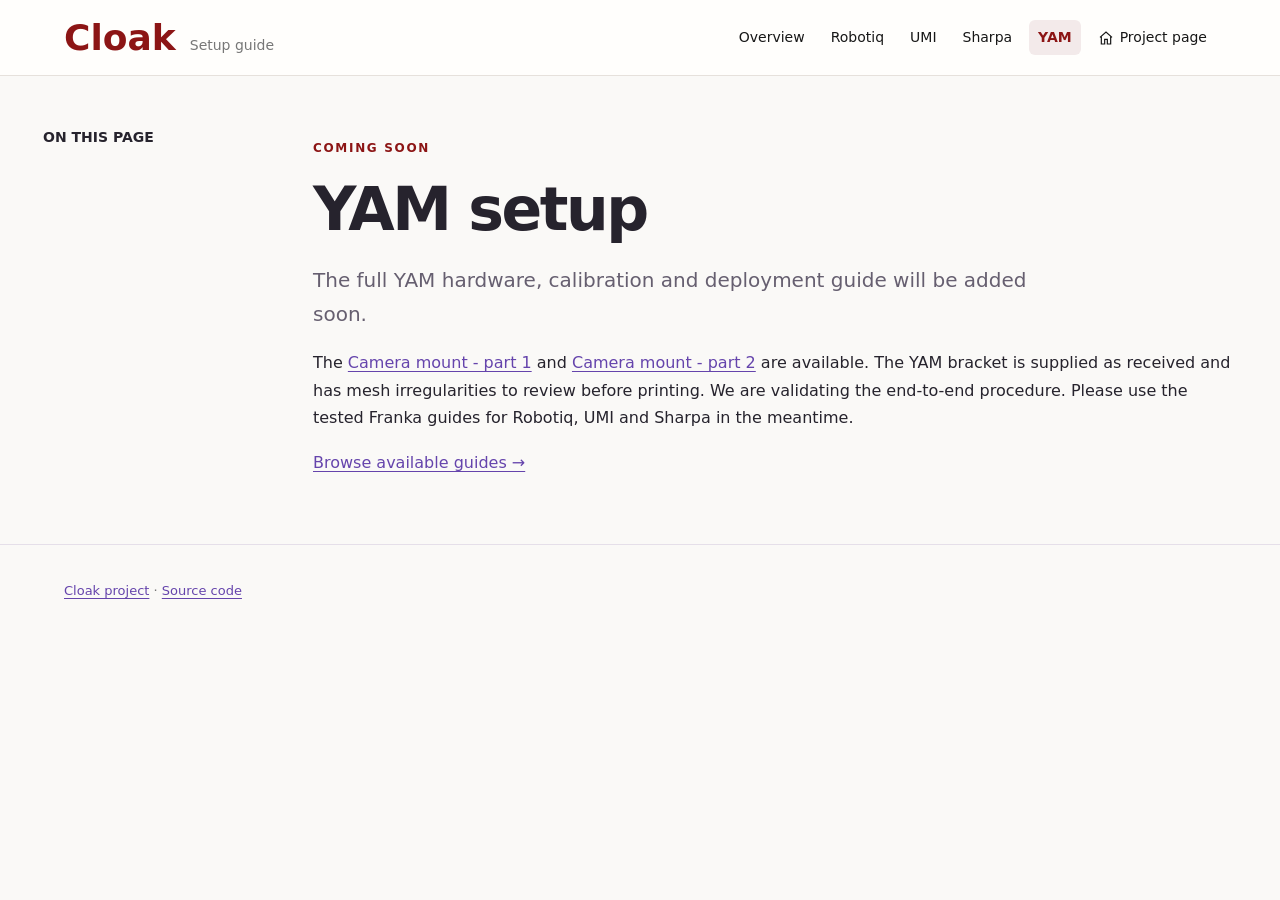
<file: docs/setup/yam.html>
<!doctype html><html lang="en"><head><meta charset="utf-8"><meta name="viewport" content="width=device-width,initial-scale=1"><title>YAM setup | Cloak setup</title><meta name="description" content="YAM setup: assembly, configuration, silhouette calibration, policy deployment and mask recording."><link rel="stylesheet" href="guide.css"><script src="guide.js" defer></script></head><body><header><a class="brand" href="../index.html"><span class="cloak-name" aria-label="Cloak"><span aria-hidden="true">C</span><span aria-hidden="true">l</span><span aria-hidden="true">o</span><span aria-hidden="true">a</span><span aria-hidden="true">k</span></span><small>Setup guide</small></a><nav aria-label="Embodiments"><a href="index.html">Overview</a><a href="robotiq.html">Robotiq</a><a href="umi.html">UMI</a><a href="sharpa.html">Sharpa</a><a href="yam.html" aria-current="page">YAM</a><a class="home-link" href="../index.html"><svg viewBox="0 0 24 24" fill="none" stroke="currentColor" stroke-width="1.8" aria-hidden="true"><path d="M3 11 12 3l9 8M5 10v11h5v-7h4v7h5V10"/></svg>Project page</a></nav></header><div class="layout"><aside class="toc"><strong>ON THIS PAGE</strong></aside><main><p class="eyebrow">Coming soon</p><h1>YAM setup</h1><p class="lead">The full YAM hardware, calibration and deployment guide will be added soon.</p><p>The <a href="stl/droid_camera_closing_part.stl" download>Camera mount - part 1</a> and <a href="stl/cloak_yam_mount.stl" download>Camera mount - part 2</a> are available. The YAM bracket is supplied as received and has mesh irregularities to review before printing. We are validating the end-to-end procedure. Please use the tested Franka guides for Robotiq, UMI and Sharpa in the meantime.</p><p><a href="index.html">Browse available guides →</a></p></main></div><footer><a href="../index.html">Cloak project</a> · <a href="https://github.com/Stanford-TML/cloak">Source code</a></footer></body></html>
</file>
<file: docs/setup/guide.css>
*{box-sizing:border-box}html{scroll-behavior:smooth;scroll-padding-top:90px}body{margin:0;background:#faf9f7;color:#26232d;font:16px/1.7 system-ui,-apple-system,sans-serif}a{color:#6544ac;text-underline-offset:3px}header{position:sticky;top:0;background:#fffefcf5;border-bottom:1px solid #e6e1dc;z-index:4;padding:16px 5%;display:flex;align-items:center;justify-content:space-between;gap:20px}header a{text-decoration:none}.brand{font-size:24px;font-weight:800;color:#8c1515}.brand small{font-size:14px;color:#777;font-weight:500;margin-left:14px}nav{display:flex;gap:18px;flex-wrap:wrap;font-size:14px}nav a[aria-current=page]{font-weight:750;color:#8c1515}.layout{max-width:1250px;margin:auto;padding:50px 28px;display:grid;grid-template-columns:215px minmax(0,1fr);gap:55px}.toc{position:sticky;top:105px;align-self:start;font-size:14px}.toc a{display:block;padding:6px 0;color:#665f70;text-decoration:none}.eyebrow{text-transform:uppercase;letter-spacing:.14em;color:#8c1515;font-size:12px;font-weight:750}h1{font-size:clamp(36px,5vw,60px);line-height:1.08;letter-spacing:-.04em;margin:12px 0 22px}h2{font-size:28px;line-height:1.25;letter-spacing:-.02em;margin:0 0 20px}h3{font-size:19px;margin:26px 0 10px}p{margin:12px 0 18px}.lead{font-size:20px;color:#665f70;max-width:760px}section{padding:36px 0;border-bottom:1px solid #e4dfe8}aside.note{padding:16px 20px;background:#f1edf7;border-left:3px solid #705197;border-radius:0 8px 8px 0;margin:22px 0;color:#44384f}figure{margin:22px 0}figure img{display:block;width:100%;max-height:560px;object-fit:contain;background:#eeeae6;border-radius:12px}figcaption{font-size:13px;line-height:1.5;color:#6e6576;margin-top:9px}.gallery{display:grid;grid-template-columns:1fr 1fr;gap:20px;align-items:start}.gallery figure{margin:10px 0}.gallery img{max-height:360px}.code{position:relative;background:#25232b;color:#f4effb;border-radius:10px;margin:18px 0}pre{padding:22px;overflow:auto;font-size:13px;line-height:1.65;padding-top:40px}code{font-family:ui-monospace,SFMono-Regular,monospace}p code,li code,td code{font-size:.87em;background:#ede8f1;padding:2px 5px;border-radius:3px;overflow-wrap:anywhere}.copy{position:absolute;right:10px;top:8px;border:1px solid #635c70;background:transparent;color:#eee;border-radius:4px;padding:3px 10px;cursor:pointer}.cards{display:grid;grid-template-columns:1fr 1fr;gap:20px;margin:30px 0}.card{display:block;background:white;border:1px solid #e5dfe9;border-radius:15px;overflow:hidden;text-decoration:none;color:inherit;transition:transform .15s}.card:hover{transform:translateY(-3px);border-color:#9f86bd}.card img{width:100%;height:220px;object-fit:cover}.card>div{padding:22px}.card h2{margin:6px 0 12px}.card p{font-size:15px;color:#716777}.soon{min-height:220px;background:#ece7f3;display:grid;place-items:center;font-size:65px;color:#927dab}.step-list li{margin:10px 0}table{border-collapse:collapse;width:100%;font-size:14px}th,td{text-align:left;vertical-align:top;padding:12px;border-bottom:1px solid #e4dfe8}td{overflow-wrap:anywhere}details{margin:15px 0;background:white;border:1px solid #e5dfe9;padding:16px;border-radius:8px}summary{cursor:pointer;font-weight:650}footer{padding:35px 5%;font-size:13px;color:#777;border-top:1px solid #e5dfe9}.hero-img{width:100%;height:350px;object-fit:cover;border-radius:14px;margin:18px 0}.review{font-size:13px;color:#715d41;background:#f5eedf;padding:9px 15px;border-radius:6px}.next{display:flex;justify-content:space-between;gap:20px;padding-top:30px}@media(max-width:800px){.layout{display:block;padding:28px 20px}.toc{position:static;display:flex;gap:12px;overflow:auto;margin-bottom:25px;white-space:nowrap}.toc strong{display:none}.gallery,.cards{grid-template-columns:1fr}header{position:static;display:block;padding:15px 20px}nav{margin-top:12px;gap:14px}.brand small{margin-left:10px}.hero-img{height:260px}table{font-size:12px}th,td{padding:8px}h2{font-size:25px}}@media(prefers-reduced-motion:reduce){html{scroll-behavior:auto}.card{transition:none}}.brand{font-size:36px;line-height:1.2;white-space:nowrap}.cloak-name>span{display:inline-block;animation:cloak-fade 8s ease-in-out infinite}.cloak-name>span:nth-child(1){animation-delay:-3s}.cloak-name>span:nth-child(2){animation-delay:-2.4s}.cloak-name>span:nth-child(3){animation-delay:-1.8s}.cloak-name>span:nth-child(4){animation-delay:-1.2s}.cloak-name>span:nth-child(5){animation-delay:-.6s}@keyframes cloak-fade{0%,100%{opacity:1}50%{opacity:.1}}nav{gap:8px;align-items:center}nav a{color:#171717;padding:6px 9px;border-radius:6px;transition:background-color .15s,color .15s}nav a:hover{background:#eeecef;color:#000}nav a[aria-current=page]{color:#8c1515;background:#f3eaea}.home-link{display:inline-flex;align-items:center;gap:6px}.home-link svg{width:16px;height:16px}@media(prefers-reduced-motion:reduce){.cloak-name>span{animation:none}nav a{transition:none}}
</file>
